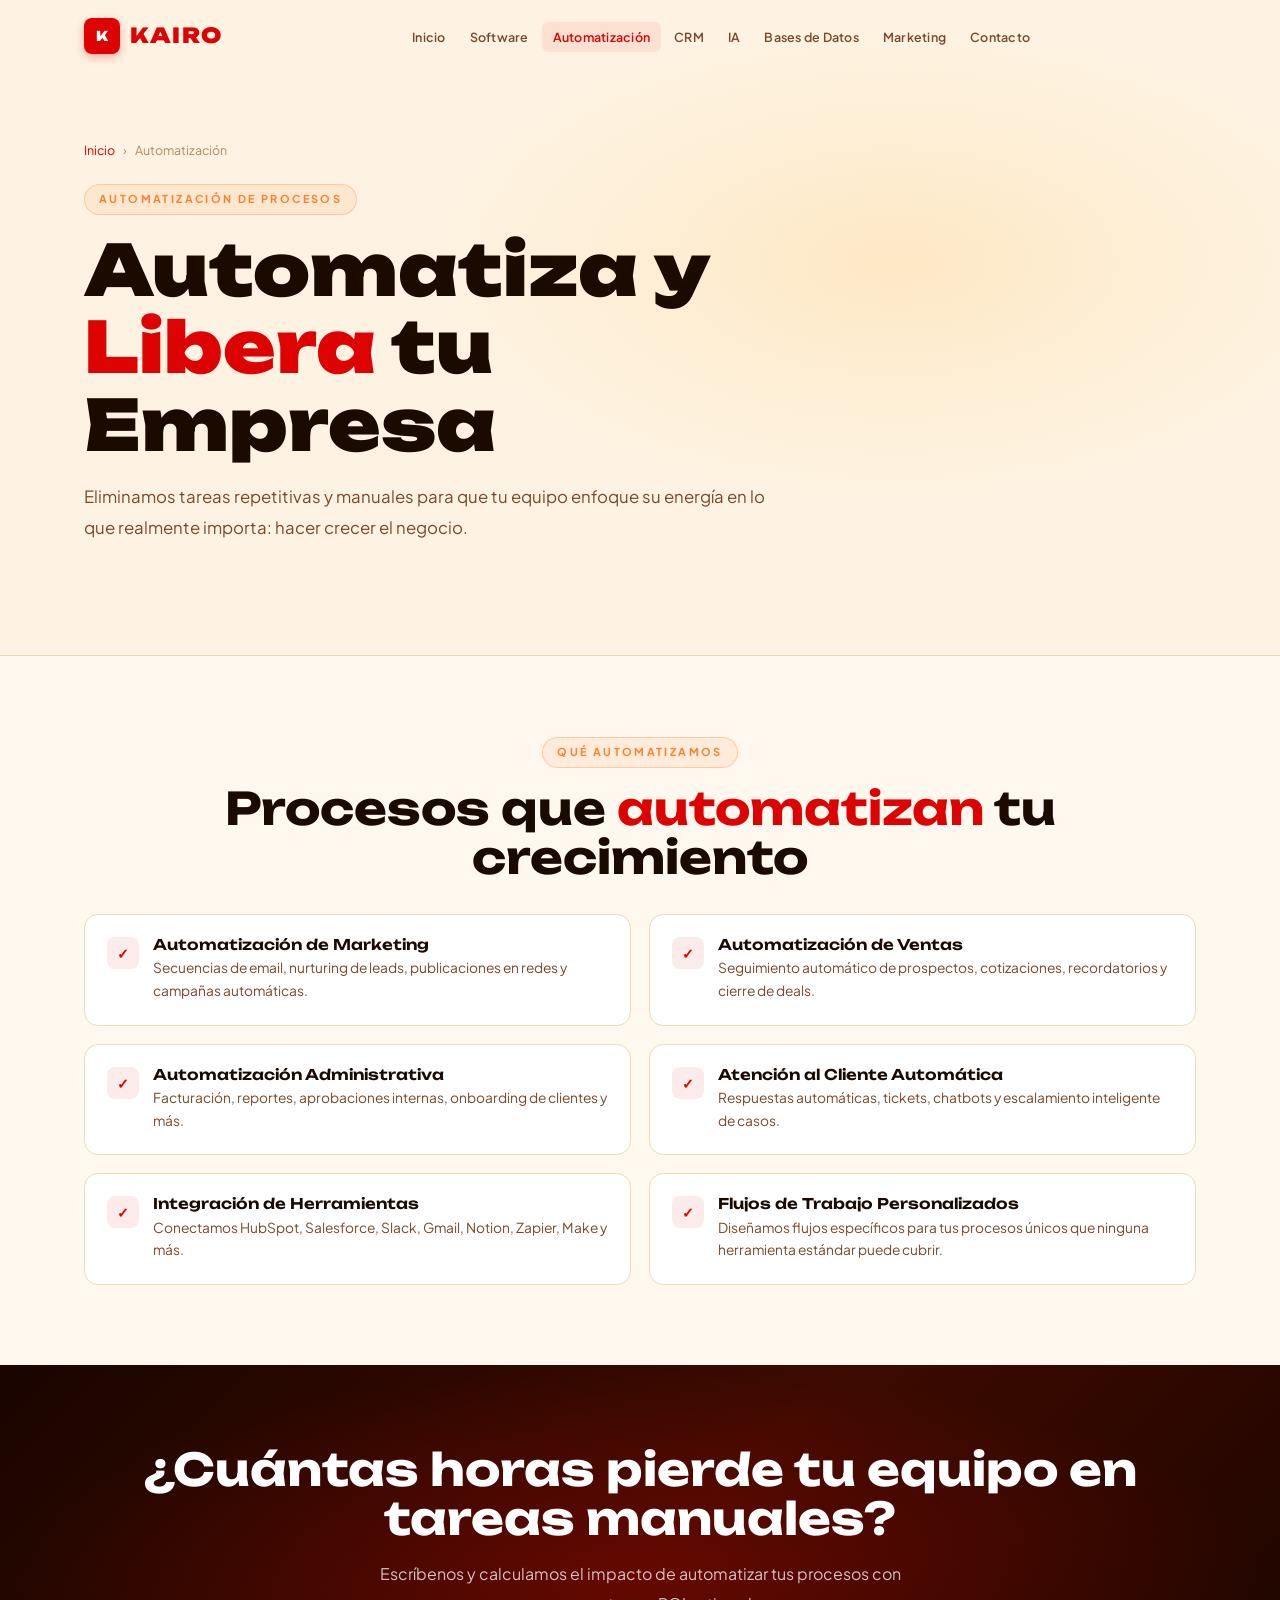
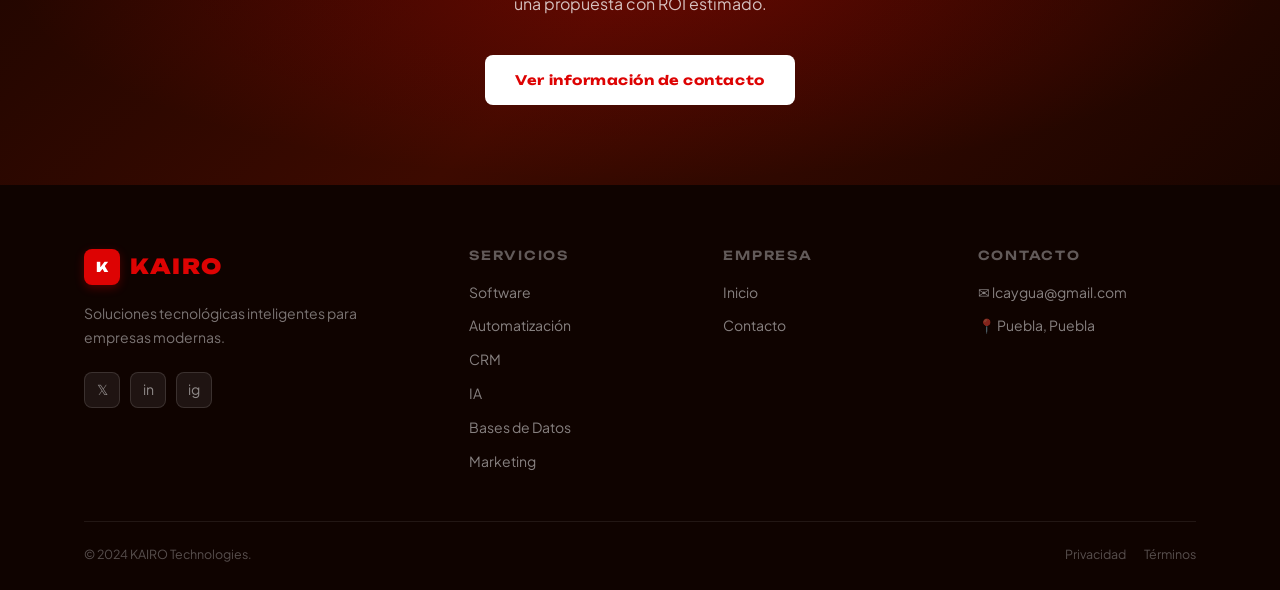
<file: paginas/automatizacion.html>
<!DOCTYPE html>
<html lang="es">
<head>
  <meta charset="UTF-8"/><meta name="viewport" content="width=device-width,initial-scale=1.0"/>
  <title>Automatización de Procesos — KAIRO</title>
  <link rel="stylesheet" href="/css/styles.css"/>
</head>
<body>
<nav class="navbar scrolled" id="navbar"><div class="nav-inner">
  <a href="../index.html" class="nav-logo"><div class="logo-mark">K</div><span class="logo-text">KAIRO</span></a>
  <ul class="nav-links" id="navLinks">
    <li><a href="../index.html"                  class="nav-link">Inicio</a></li>
    <li><a href="software.html"                  class="nav-link">Software</a></li>
    <li><a href="automatizacion.html"             class="nav-link active">Automatización</a></li>
    <li><a href="crm.html"                       class="nav-link">CRM</a></li>
    <li><a href="inteligencia-artificial.html"    class="nav-link">IA</a></li>
    <li><a href="bases-de-datos.html"             class="nav-link">Bases de Datos</a></li>
    <li><a href="marketing.html"                 class="nav-link">Marketing</a></li>
    <li><a href="contacto.html"                  class="nav-link">Contacto</a></li>
  </ul>
  <!-- CTA eliminado -->
  <button class="hamburger" id="hamburger"><span></span><span></span><span></span></button>
</div></nav>

<section class="page-hero"><div class="container"><div class="page-hero-inner">
  <div class="breadcrumb"><a href="../index.html">Inicio</a><span class="breadcrumb-sep">›</span><span>Automatización</span></div>
  <span class="sec-label">Automatización de Procesos</span>
  <h1>Automatiza y <span>Libera</span> tu Empresa</h1>
  <p>Eliminamos tareas repetitivas y manuales para que tu equipo enfoque su energía en lo que realmente importa: hacer crecer el negocio.</p>
  <!-- Botón CTA hacia formulario eliminado -->
</div></div></section>

<section class="page-content"><div class="container">
  <div class="section-head centered">
    <span class="sec-label">Qué automatizamos</span>
    <h2 class="sec-title">Procesos que <span class="text-red">automatizan</span> tu crecimiento</h2>
  </div>
  <div class="feature-grid">
    <div class="feature-item"><div class="feature-check">✓</div><div><h5>Automatización de Marketing</h5><p>Secuencias de email, nurturing de leads, publicaciones en redes y campañas automáticas.</p></div></div>
    <div class="feature-item"><div class="feature-check">✓</div><div><h5>Automatización de Ventas</h5><p>Seguimiento automático de prospectos, cotizaciones, recordatorios y cierre de deals.</p></div></div>
    <div class="feature-item"><div class="feature-check">✓</div><div><h5>Automatización Administrativa</h5><p>Facturación, reportes, aprobaciones internas, onboarding de clientes y más.</p></div></div>
    <div class="feature-item"><div class="feature-check">✓</div><div><h5>Atención al Cliente Automática</h5><p>Respuestas automáticas, tickets, chatbots y escalamiento inteligente de casos.</p></div></div>
    <div class="feature-item"><div class="feature-check">✓</div><div><h5>Integración de Herramientas</h5><p>Conectamos HubSpot, Salesforce, Slack, Gmail, Notion, Zapier, Make y más.</p></div></div>
    <div class="feature-item"><div class="feature-check">✓</div><div><h5>Flujos de Trabajo Personalizados</h5><p>Diseñamos flujos específicos para tus procesos únicos que ninguna herramienta estándar puede cubrir.</p></div></div>
  </div>
</div></section>

<section class="cta-band"><div class="container"><div class="cta-band-inner">
  <h2>¿Cuántas horas pierde tu equipo en tareas manuales?</h2>
  <p>Escríbenos y calculamos el impacto de automatizar tus procesos con una propuesta con ROI estimado.</p>
  <div class="cta-band-btns"><a href="contacto.html" class="btn-white btn">Ver información de contacto</a></div>
</div></div></section>

<footer class="footer"><div class="container">
  <div class="footer-grid">
    <div class="footer-brand"><a href="../index.html" class="nav-logo"><div class="logo-mark">K</div><span class="logo-text">KAIRO</span></a><p>Soluciones tecnológicas inteligentes para empresas modernas.</p><div class="footer-social"><a href="#">𝕏</a><a href="#">in</a><a href="#">ig</a></div></div>
    <div class="footer-col"><h5>Servicios</h5><ul><li><a href="software.html">Software</a></li><li><a href="automatizacion.html">Automatización</a></li><li><a href="crm.html">CRM</a></li><li><a href="inteligencia-artificial.html">IA</a></li><li><a href="bases-de-datos.html">Bases de Datos</a></li><li><a href="marketing.html">Marketing</a></li></ul></div>
    <div class="footer-col"><h5>Empresa</h5><ul><li><a href="../index.html">Inicio</a></li><li><a href="contacto.html">Contacto</a></li></ul></div>
    <div class="footer-col"><h5>Contacto</h5><ul><li>✉ lcaygua@gmail.com</li><li>📍 Puebla, Puebla</li></ul></div>
  </div>
  <div class="footer-bottom"><span>© 2024 KAIRO Technologies.</span><div class="footer-legal"><a href="#">Privacidad</a><a href="#">Términos</a></div></div>
</div></footer>
<script src="/js/script.js"></script>
</body></html>
</file>
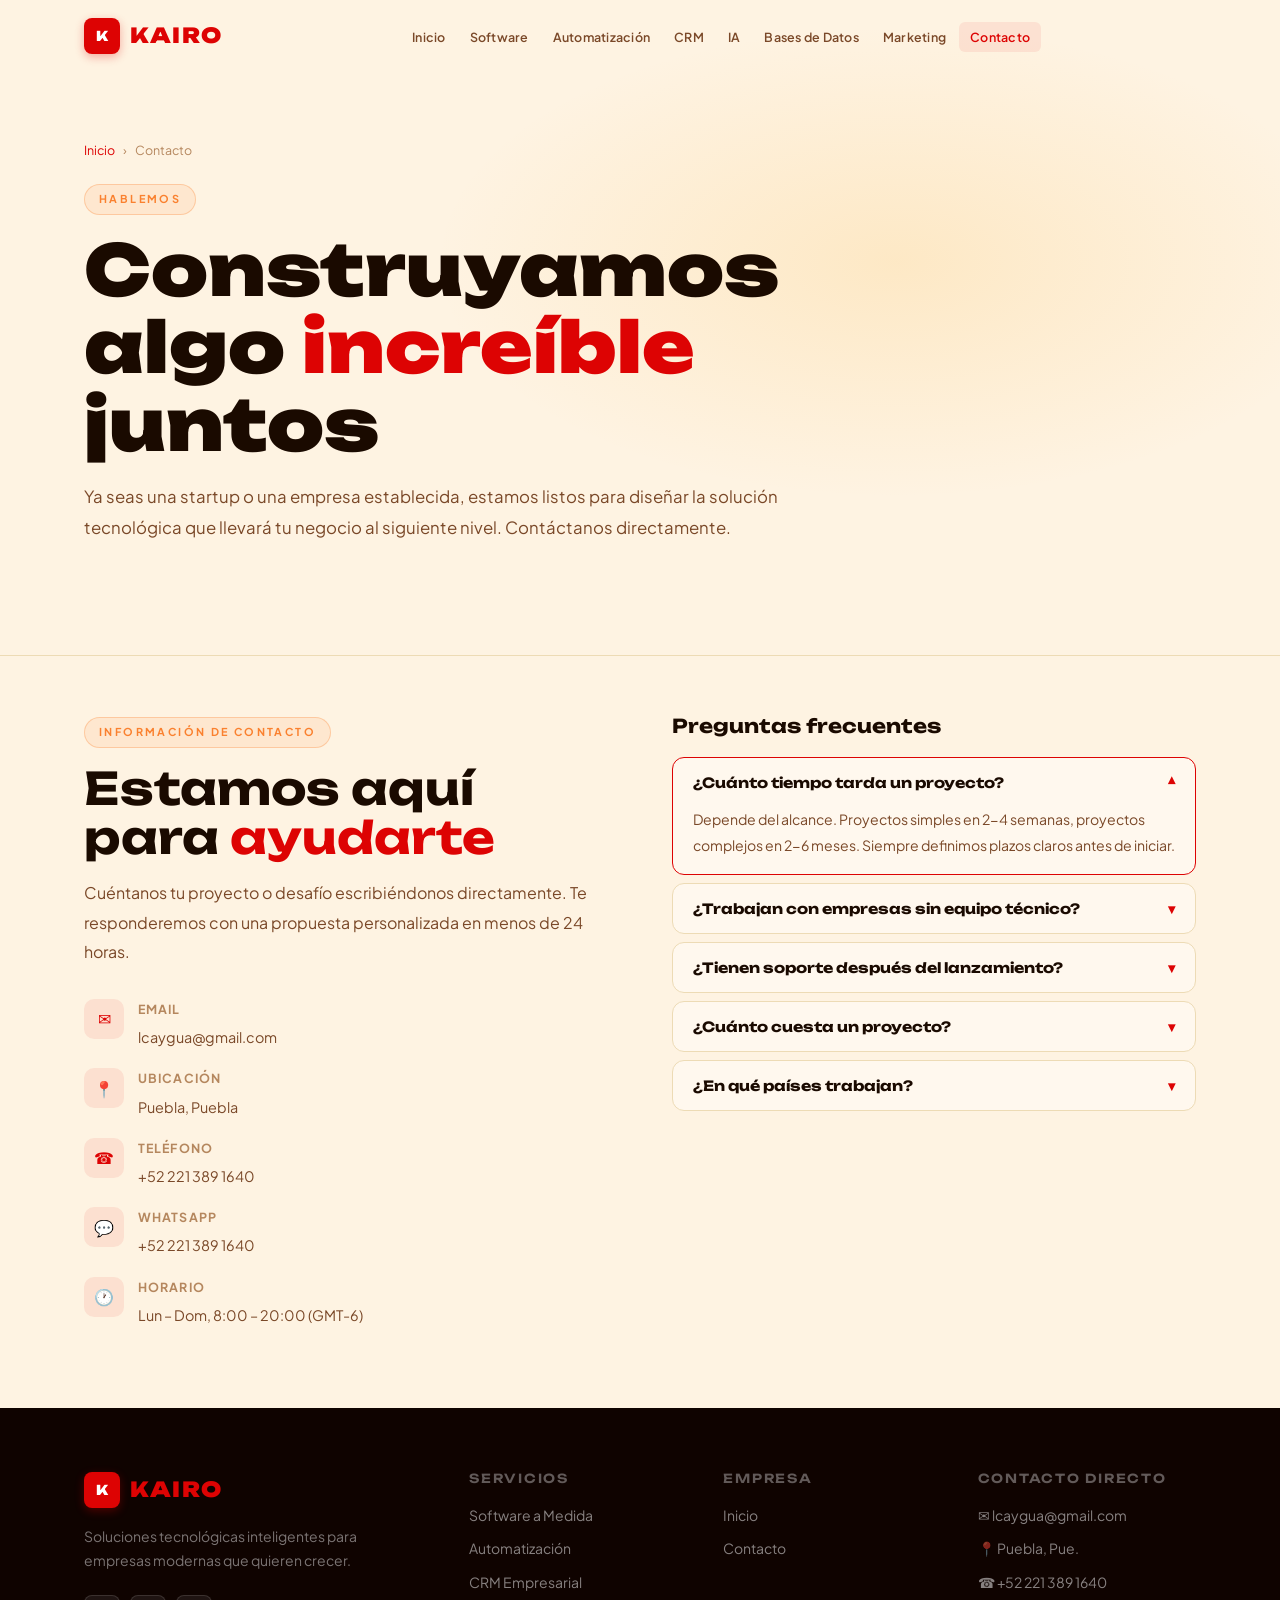
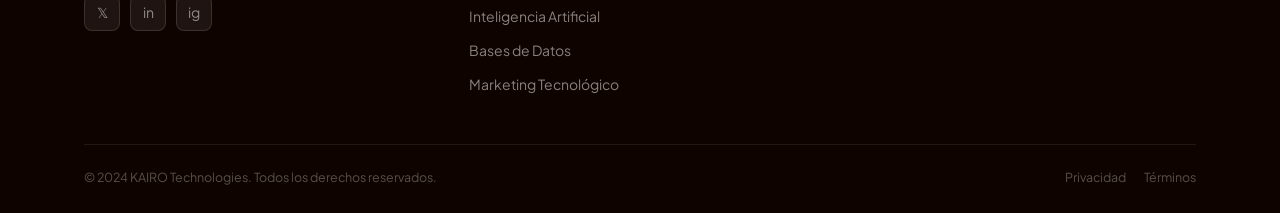
<file: paginas/contacto.html>
<!DOCTYPE html>
<html lang="es">
<head>
  <meta charset="UTF-8"/>
  <meta name="viewport" content="width=device-width,initial-scale=1.0"/>
  <title>Contacto — KAIRO</title>
  <link rel="stylesheet" href="/css/styles.css"/>
  <style>
    /* FAQ */
    .faq-list { display:flex; flex-direction:column; gap:8px; }
    .faq-item { background:var(--surface); border:1.5px solid var(--cream-dkr); border-radius:12px; overflow:hidden; }
    .faq-item.open { border-color:var(--red); }
    .faq-q { width:100%; display:flex; justify-content:space-between; align-items:center; padding:16px 20px; font-family:var(--font-h); font-size:.88rem; font-weight:700; color:var(--txt-base); text-align:left; transition:color .2s; }
    .faq-q:hover { color:var(--red); }
    .faq-arrow { color:var(--red); transition:transform .3s; }
    .faq-item.open .faq-arrow { transform:rotate(180deg); }
    .faq-a { display:none; padding:0 20px 16px; }
    .faq-a p { color:var(--txt-soft); font-size:.88rem; line-height:1.8; }

    /* Contact info centrada cuando ocupa todo el ancho */
    .contact-only-grid {
      display: grid;
      grid-template-columns: 1fr 1fr;
      gap: 64px;
      align-items: start;
    }
    @media (max-width: 768px) {
      .contact-only-grid { grid-template-columns: 1fr; gap: 40px; }
    }
  </style>
</head>
<body>

<!-- NAVBAR -->
<nav class="navbar scrolled" id="navbar">
  <div class="nav-inner">
    <a href="../index.html" class="nav-logo">
      <div class="logo-mark">K</div>
      <span class="logo-text">KAIRO</span>
    </a>
    <ul class="nav-links" id="navLinks">
      <li><a href="../index.html"                  class="nav-link">Inicio</a></li>
      <li><a href="software.html"                  class="nav-link">Software</a></li>
      <li><a href="automatizacion.html"             class="nav-link">Automatización</a></li>
      <li><a href="crm.html"                       class="nav-link">CRM</a></li>
      <li><a href="inteligencia-artificial.html"    class="nav-link">IA</a></li>
      <li><a href="bases-de-datos.html"             class="nav-link">Bases de Datos</a></li>
      <li><a href="marketing.html"                 class="nav-link">Marketing</a></li>
      <li><a href="contacto.html"                  class="nav-link active">Contacto</a></li>
    </ul>
    <!-- CTA eliminado: ya no hay formulario -->
    <button class="hamburger" id="hamburger"><span></span><span></span><span></span></button>
  </div>
</nav>

<!-- HERO CONTACTO -->
<section class="page-hero">
  <div class="container">
    <div class="page-hero-inner">
      <div class="breadcrumb">
        <a href="../index.html">Inicio</a>
        <span class="breadcrumb-sep">›</span>
        <span>Contacto</span>
      </div>
      <span class="sec-label">Hablemos</span>
      <h1>Construyamos algo <span>increíble</span> juntos</h1>
      <p>Ya seas una startup o una empresa establecida, estamos listos para diseñar la solución tecnológica que llevará tu negocio al siguiente nivel. Contáctanos directamente.</p>
    </div>
  </div>
</section>

<!-- CONTACTO — Solo información, sin formulario -->
<section class="contact-sec" style="padding-top:60px; padding-bottom:80px;">
  <div class="container">
    <div class="contact-only-grid">

      <!-- INFO -->
      <div class="contact-info">
        <span class="sec-label">Información de Contacto</span>
        <h2>Estamos aquí para <span class="text-red">ayudarte</span></h2>
        <p>Cuéntanos tu proyecto o desafío escribiéndonos directamente. Te responderemos con una propuesta personalizada en menos de 24 horas.</p>

        <div class="cinfo-items">
          <div class="cinfo-row">
            <div class="cinfo-icon">✉</div>
            <div><strong>Email</strong><span>lcaygua@gmail.com</span></div>
          </div>
          <div class="cinfo-row">
            <div class="cinfo-icon">📍</div>
            <div><strong>Ubicación</strong><span>Puebla, Puebla</span></div>
          </div>
          <div class="cinfo-row">
            <div class="cinfo-icon">☎</div>
            <div><strong>Teléfono</strong><span>+52 221 389 1640</span></div>
          </div>
          <div class="cinfo-row">
            <div class="cinfo-icon">💬</div>
            <div><strong>WhatsApp</strong><span>+52 221 389 1640</span></div>
          </div>
          <div class="cinfo-row">
            <div class="cinfo-icon">🕐</div>
            <div><strong>Horario</strong><span>Lun – Dom, 8:00 – 20:00 (GMT-6)</span></div>
          </div>
        </div>
      </div>

      <!-- FAQ -->
      <div>
        <h3 style="margin-bottom:20px; font-size:1.2rem;">Preguntas frecuentes</h3>
        <div class="faq-list">
          <div class="faq-item">
            <button class="faq-q" onclick="toggleFaq(this)">¿Cuánto tiempo tarda un proyecto? <span class="faq-arrow">▾</span></button>
            <div class="faq-a"><p>Depende del alcance. Proyectos simples en 2-4 semanas, proyectos complejos en 2-6 meses. Siempre definimos plazos claros antes de iniciar.</p></div>
          </div>
          <div class="faq-item">
            <button class="faq-q" onclick="toggleFaq(this)">¿Trabajan con empresas sin equipo técnico? <span class="faq-arrow">▾</span></button>
            <div class="faq-a"><p>Sí, es nuestro perfil ideal. KAIRO actúa como tu equipo tecnológico externo desde la estrategia hasta el soporte.</p></div>
          </div>
          <div class="faq-item">
            <button class="faq-q" onclick="toggleFaq(this)">¿Tienen soporte después del lanzamiento? <span class="faq-arrow">▾</span></button>
            <div class="faq-a"><p>Sí. Ofrecemos planes de mantenimiento y soporte continuo para mantener todo funcionando perfectamente.</p></div>
          </div>
          <div class="faq-item">
            <button class="faq-q" onclick="toggleFaq(this)">¿Cuánto cuesta un proyecto? <span class="faq-arrow">▾</span></button>
            <div class="faq-a"><p>Cada proyecto es único. Escríbenos describiendo tu necesidad y te enviamos una propuesta detallada sin costo ni compromiso.</p></div>
          </div>
          <div class="faq-item">
            <button class="faq-q" onclick="toggleFaq(this)">¿En qué países trabajan? <span class="faq-arrow">▾</span></button>
            <div class="faq-a"><p>Trabajamos de forma remota con empresas en toda Latinoamérica y España. No hay barreras geográficas.</p></div>
          </div>
        </div>
      </div>

    </div>
  </div>
</section>

<!-- FOOTER -->
<footer class="footer">
  <div class="container">
    <div class="footer-grid">
      <div class="footer-brand">
        <a href="../index.html" class="nav-logo">
          <div class="logo-mark">K</div>
          <span class="logo-text">KAIRO</span>
        </a>
        <p>Soluciones tecnológicas inteligentes para empresas modernas que quieren crecer.</p>
        <div class="footer-social">
          <a href="#">𝕏</a><a href="#">in</a><a href="#">ig</a>
        </div>
      </div>
      <div class="footer-col">
        <h5>Servicios</h5>
        <ul>
          <li><a href="software.html">Software a Medida</a></li>
          <li><a href="automatizacion.html">Automatización</a></li>
          <li><a href="crm.html">CRM Empresarial</a></li>
          <li><a href="inteligencia-artificial.html">Inteligencia Artificial</a></li>
          <li><a href="bases-de-datos.html">Bases de Datos</a></li>
          <li><a href="marketing.html">Marketing Tecnológico</a></li>
        </ul>
      </div>
      <div class="footer-col">
        <h5>Empresa</h5>
        <ul>
          <li><a href="../index.html">Inicio</a></li>
          <li><a href="contacto.html">Contacto</a></li>
        </ul>
      </div>
      <div class="footer-col">
        <h5>Contacto directo</h5>
        <ul>
          <li>✉ lcaygua@gmail.com</li>
          <li>📍 Puebla, Pue.</li>
          <li>☎ +52 221 389 1640</li>
        </ul>
      </div>
    </div>
    <div class="footer-bottom">
      <span>© 2024 KAIRO Technologies. Todos los derechos reservados.</span>
      <div class="footer-legal">
        <a href="#">Privacidad</a>
        <a href="#">Términos</a>
      </div>
    </div>
  </div>
</footer>

<script src="/js/script.js"></script>
<script>
  function toggleFaq(btn) {
    const item = btn.closest('.faq-item');
    const answer = item.querySelector('.faq-a');
    const isOpen = item.classList.contains('open');
    // Cerrar todos
    document.querySelectorAll('.faq-item').forEach(i => {
      i.classList.remove('open');
      i.querySelector('.faq-a').style.display = 'none';
    });
    // Abrir el clickeado si estaba cerrado
    if (!isOpen) {
      item.classList.add('open');
      answer.style.display = 'block';
    }
  }
</script>
</body>
</html>
</file>
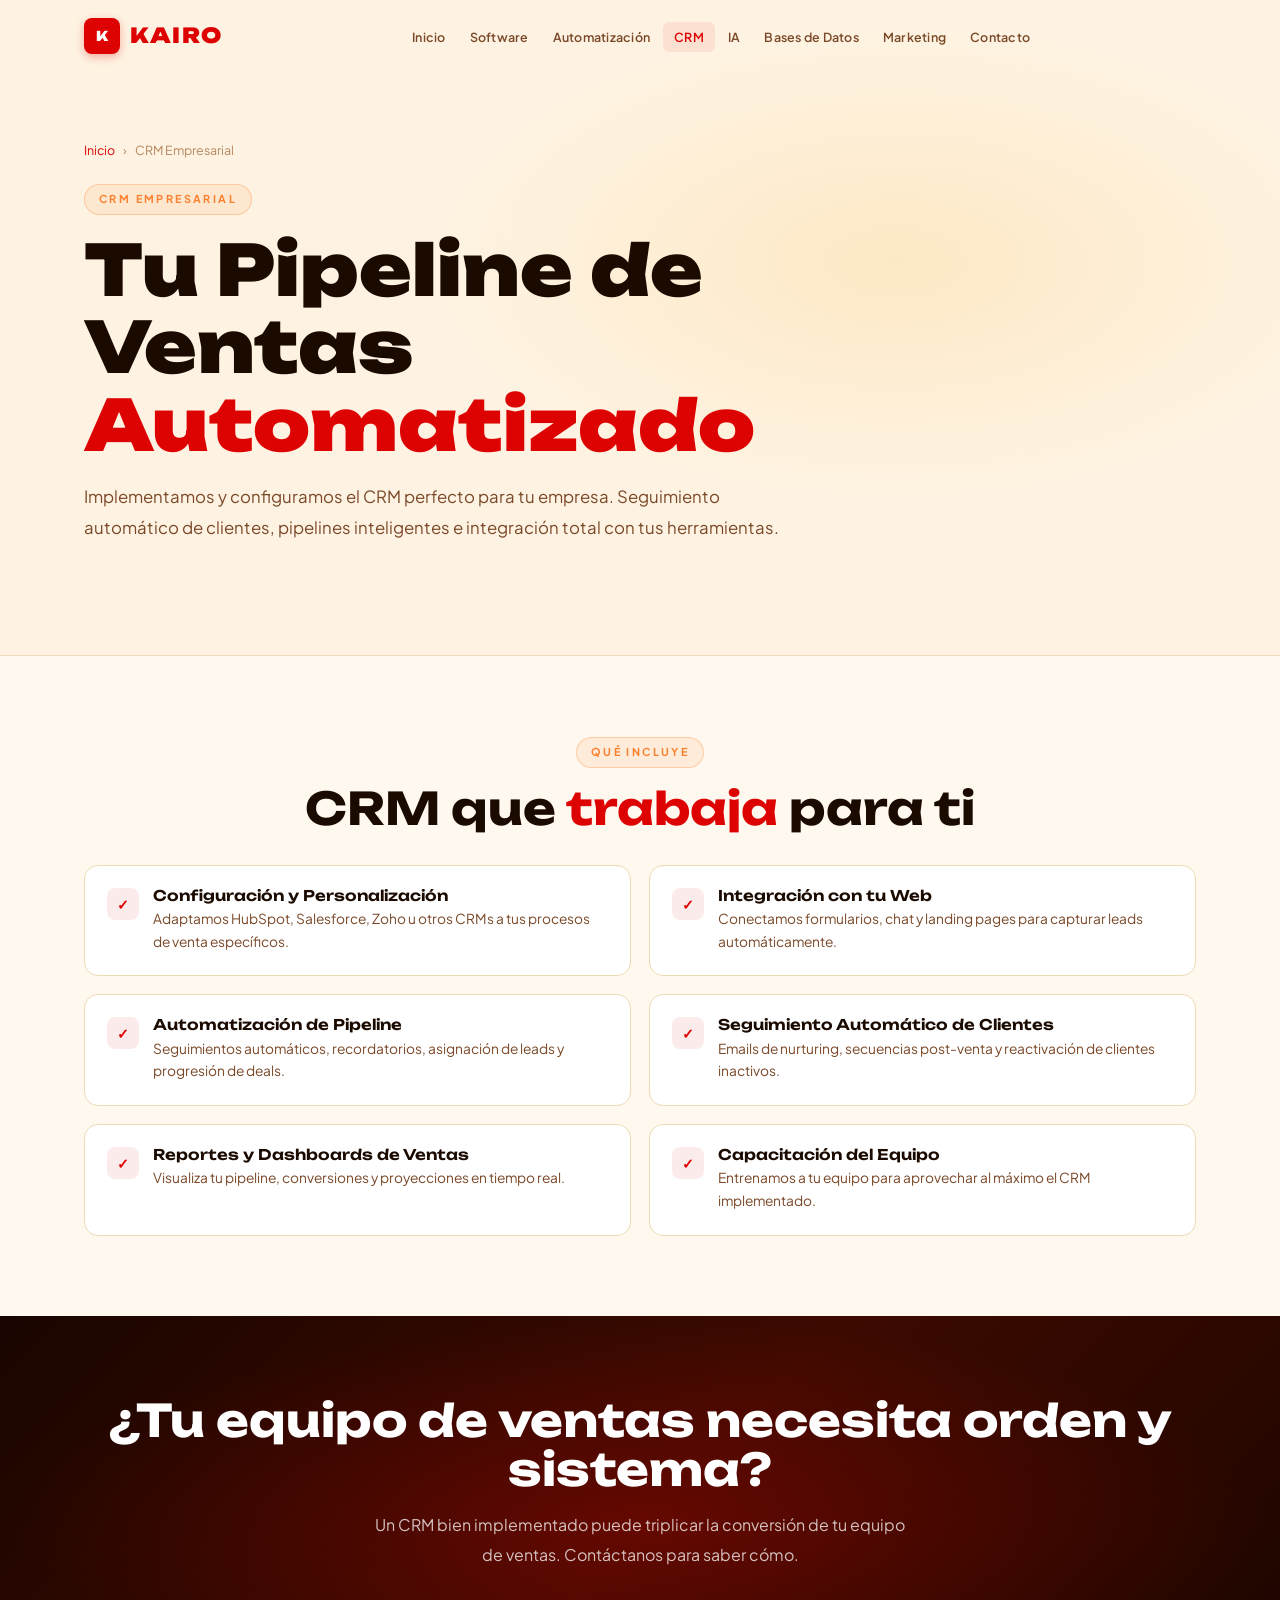
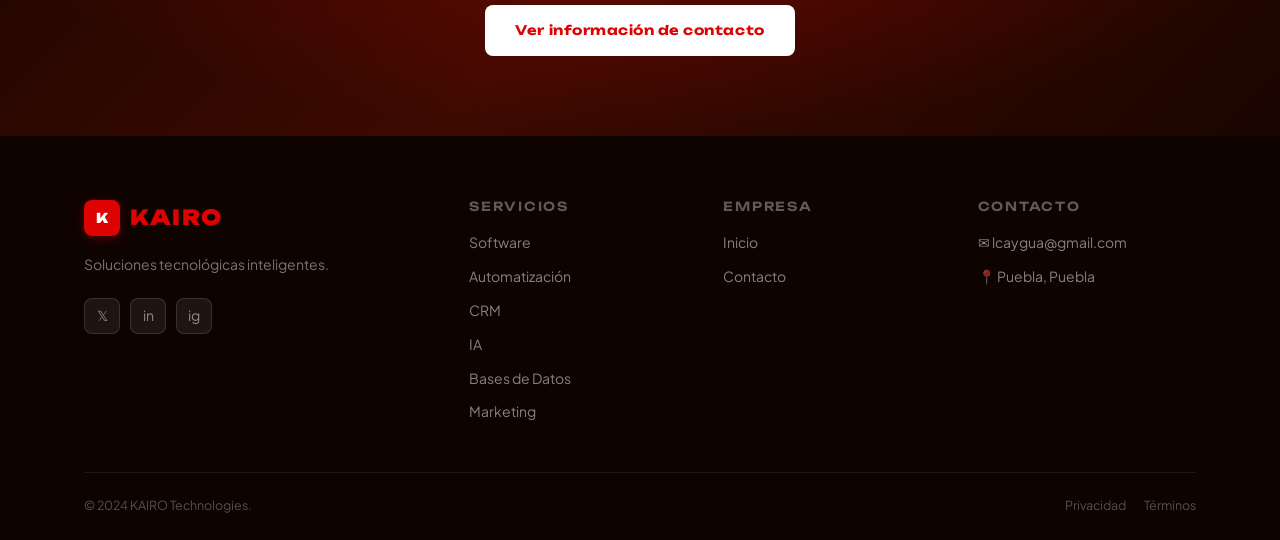
<file: paginas/crm.html>
<!DOCTYPE html>
<html lang="es">
<head>
  <meta charset="UTF-8"/><meta name="viewport" content="width=device-width,initial-scale=1.0"/>
  <title>CRM Empresarial — KAIRO</title>
  <link rel="stylesheet" href="/css/styles.css"/>
</head>
<body>
<nav class="navbar scrolled" id="navbar"><div class="nav-inner">
  <a href="../index.html" class="nav-logo"><div class="logo-mark">K</div><span class="logo-text">KAIRO</span></a>
  <ul class="nav-links" id="navLinks">
    <li><a href="../index.html"                  class="nav-link">Inicio</a></li>
    <li><a href="software.html"                  class="nav-link">Software</a></li>
    <li><a href="automatizacion.html"             class="nav-link">Automatización</a></li>
    <li><a href="crm.html"                       class="nav-link active">CRM</a></li>
    <li><a href="inteligencia-artificial.html"    class="nav-link">IA</a></li>
    <li><a href="bases-de-datos.html"             class="nav-link">Bases de Datos</a></li>
    <li><a href="marketing.html"                 class="nav-link">Marketing</a></li>
    <li><a href="contacto.html"                  class="nav-link">Contacto</a></li>
  </ul>
  <!-- CTA eliminado -->
  <button class="hamburger" id="hamburger"><span></span><span></span><span></span></button>
</div></nav>

<section class="page-hero"><div class="container"><div class="page-hero-inner">
  <div class="breadcrumb"><a href="../index.html">Inicio</a><span class="breadcrumb-sep">›</span><span>CRM Empresarial</span></div>
  <span class="sec-label">CRM Empresarial</span>
  <h1>Tu Pipeline de Ventas <span>Automatizado</span></h1>
  <p>Implementamos y configuramos el CRM perfecto para tu empresa. Seguimiento automático de clientes, pipelines inteligentes e integración total con tus herramientas.</p>
  <!-- Botón CTA hacia formulario eliminado -->
</div></div></section>

<section class="page-content"><div class="container">
  <div class="section-head centered">
    <span class="sec-label">Qué incluye</span>
    <h2 class="sec-title">CRM que <span class="text-red">trabaja</span> para ti</h2>
  </div>
  <div class="feature-grid">
    <div class="feature-item"><div class="feature-check">✓</div><div><h5>Configuración y Personalización</h5><p>Adaptamos HubSpot, Salesforce, Zoho u otros CRMs a tus procesos de venta específicos.</p></div></div>
    <div class="feature-item"><div class="feature-check">✓</div><div><h5>Integración con tu Web</h5><p>Conectamos formularios, chat y landing pages para capturar leads automáticamente.</p></div></div>
    <div class="feature-item"><div class="feature-check">✓</div><div><h5>Automatización de Pipeline</h5><p>Seguimientos automáticos, recordatorios, asignación de leads y progresión de deals.</p></div></div>
    <div class="feature-item"><div class="feature-check">✓</div><div><h5>Seguimiento Automático de Clientes</h5><p>Emails de nurturing, secuencias post-venta y reactivación de clientes inactivos.</p></div></div>
    <div class="feature-item"><div class="feature-check">✓</div><div><h5>Reportes y Dashboards de Ventas</h5><p>Visualiza tu pipeline, conversiones y proyecciones en tiempo real.</p></div></div>
    <div class="feature-item"><div class="feature-check">✓</div><div><h5>Capacitación del Equipo</h5><p>Entrenamos a tu equipo para aprovechar al máximo el CRM implementado.</p></div></div>
  </div>
</div></section>

<section class="cta-band"><div class="container"><div class="cta-band-inner">
  <h2>¿Tu equipo de ventas necesita orden y sistema?</h2>
  <p>Un CRM bien implementado puede triplicar la conversión de tu equipo de ventas. Contáctanos para saber cómo.</p>
  <div class="cta-band-btns"><a href="contacto.html" class="btn-white btn">Ver información de contacto</a></div>
</div></div></section>

<footer class="footer"><div class="container">
  <div class="footer-grid">
    <div class="footer-brand"><a href="../index.html" class="nav-logo"><div class="logo-mark">K</div><span class="logo-text">KAIRO</span></a><p>Soluciones tecnológicas inteligentes.</p><div class="footer-social"><a href="#">𝕏</a><a href="#">in</a><a href="#">ig</a></div></div>
    <div class="footer-col"><h5>Servicios</h5><ul><li><a href="software.html">Software</a></li><li><a href="automatizacion.html">Automatización</a></li><li><a href="crm.html">CRM</a></li><li><a href="inteligencia-artificial.html">IA</a></li><li><a href="bases-de-datos.html">Bases de Datos</a></li><li><a href="marketing.html">Marketing</a></li></ul></div>
    <div class="footer-col"><h5>Empresa</h5><ul><li><a href="../index.html">Inicio</a></li><li><a href="contacto.html">Contacto</a></li></ul></div>
    <div class="footer-col"><h5>Contacto</h5><ul><li>✉ lcaygua@gmail.com</li><li>📍 Puebla, Puebla</li></ul></div>
  </div>
  <div class="footer-bottom"><span>© 2024 KAIRO Technologies.</span><div class="footer-legal"><a href="#">Privacidad</a><a href="#">Términos</a></div></div>
</div></footer>
<script src="/js/script.js"></script>
</body></html>
</file>
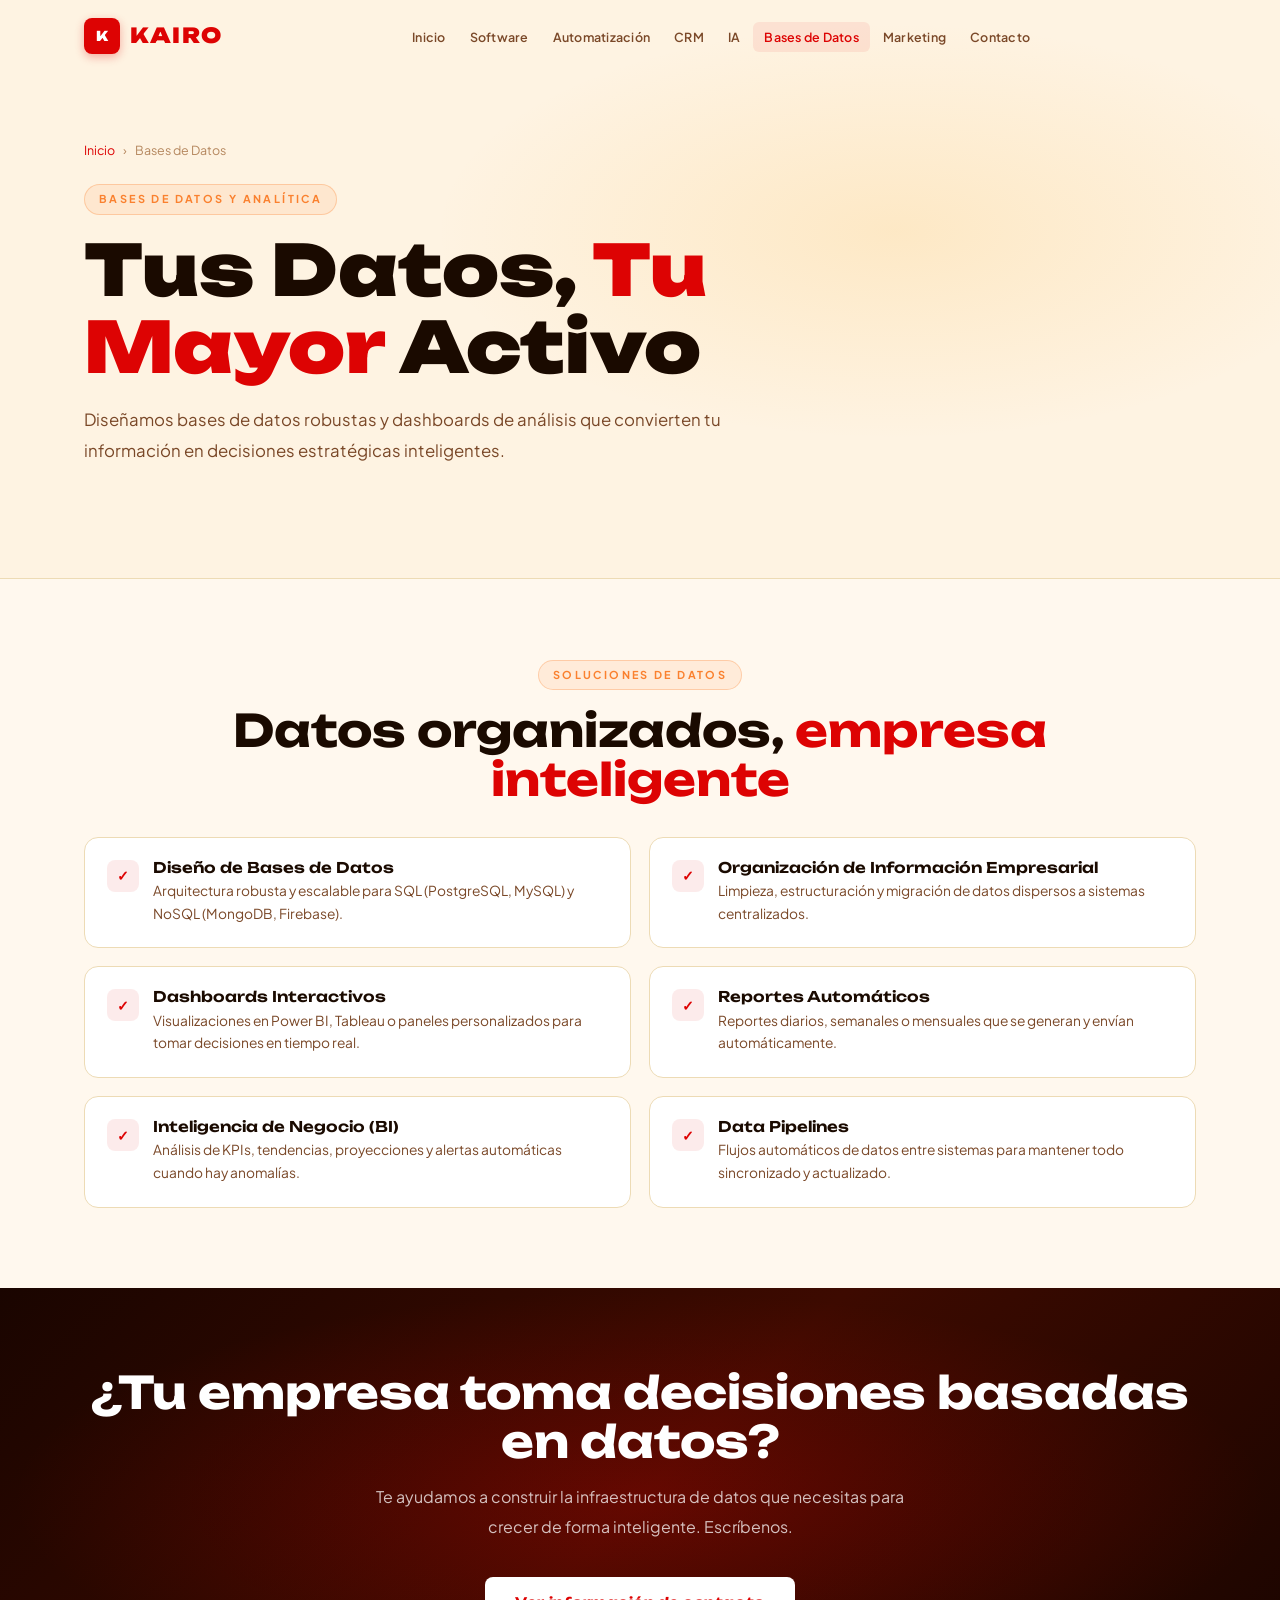
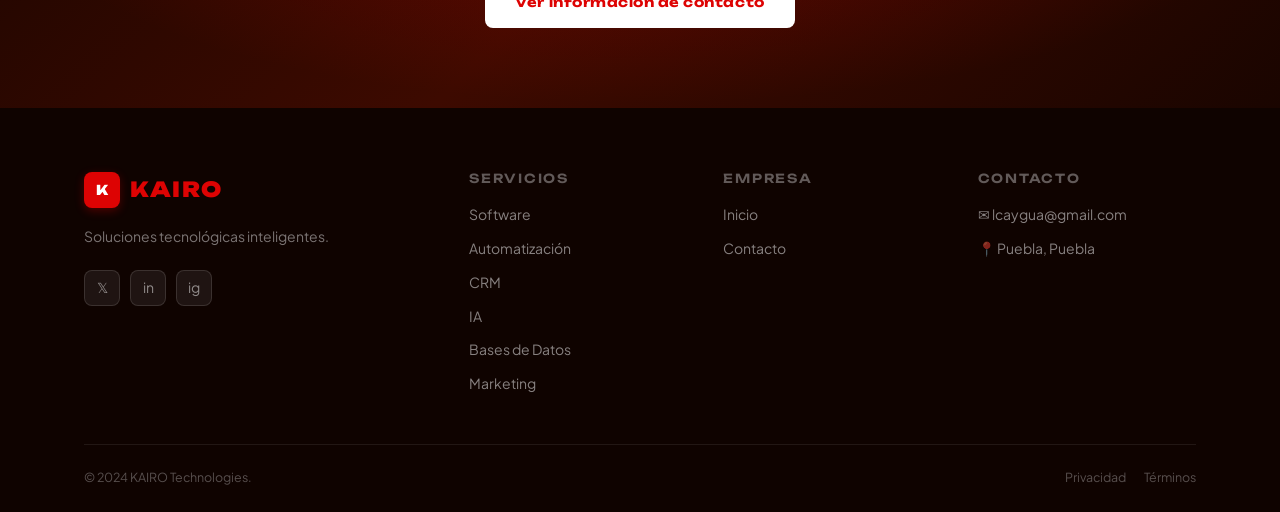
<file: paginas/inteligencia-artificial.html>
<!DOCTYPE html>
<html lang="es">
<head>
  <meta charset="UTF-8"/><meta name="viewport" content="width=device-width,initial-scale=1.0"/>
  <title>Bases de Datos y Analítica — KAIRO</title>
  <link rel="stylesheet" href="/css/styles.css"/>
</head>
<body>
<nav class="navbar scrolled" id="navbar"><div class="nav-inner">
  <a href="../index.html" class="nav-logo"><div class="logo-mark">K</div><span class="logo-text">KAIRO</span></a>
  <ul class="nav-links" id="navLinks">
    <li><a href="../index.html"                  class="nav-link">Inicio</a></li>
    <li><a href="software.html"                  class="nav-link">Software</a></li>
    <li><a href="automatizacion.html"             class="nav-link">Automatización</a></li>
    <li><a href="crm.html"                       class="nav-link">CRM</a></li>
    <li><a href="inteligencia-artificial.html"    class="nav-link">IA</a></li>
    <li><a href="bases-de-datos.html"             class="nav-link active">Bases de Datos</a></li>
    <li><a href="marketing.html"                 class="nav-link">Marketing</a></li>
    <li><a href="contacto.html"                  class="nav-link">Contacto</a></li>
  </ul>
  <!-- CTA eliminado -->
  <button class="hamburger" id="hamburger"><span></span><span></span><span></span></button>
</div></nav>

<section class="page-hero"><div class="container"><div class="page-hero-inner">
  <div class="breadcrumb"><a href="../index.html">Inicio</a><span class="breadcrumb-sep">›</span><span>Bases de Datos</span></div>
  <span class="sec-label">Bases de Datos y Analítica</span>
  <h1>Tus Datos, <span>Tu Mayor</span> Activo</h1>
  <p>Diseñamos bases de datos robustas y dashboards de análisis que convierten tu información en decisiones estratégicas inteligentes.</p>
  <!-- Botón CTA hacia formulario eliminado -->
</div></div></section>

<section class="page-content"><div class="container">
  <div class="section-head centered">
    <span class="sec-label">Soluciones de datos</span>
    <h2 class="sec-title">Datos organizados, <span class="text-red">empresa inteligente</span></h2>
  </div>
  <div class="feature-grid">
    <div class="feature-item"><div class="feature-check">✓</div><div><h5>Diseño de Bases de Datos</h5><p>Arquitectura robusta y escalable para SQL (PostgreSQL, MySQL) y NoSQL (MongoDB, Firebase).</p></div></div>
    <div class="feature-item"><div class="feature-check">✓</div><div><h5>Organización de Información Empresarial</h5><p>Limpieza, estructuración y migración de datos dispersos a sistemas centralizados.</p></div></div>
    <div class="feature-item"><div class="feature-check">✓</div><div><h5>Dashboards Interactivos</h5><p>Visualizaciones en Power BI, Tableau o paneles personalizados para tomar decisiones en tiempo real.</p></div></div>
    <div class="feature-item"><div class="feature-check">✓</div><div><h5>Reportes Automáticos</h5><p>Reportes diarios, semanales o mensuales que se generan y envían automáticamente.</p></div></div>
    <div class="feature-item"><div class="feature-check">✓</div><div><h5>Inteligencia de Negocio (BI)</h5><p>Análisis de KPIs, tendencias, proyecciones y alertas automáticas cuando hay anomalías.</p></div></div>
    <div class="feature-item"><div class="feature-check">✓</div><div><h5>Data Pipelines</h5><p>Flujos automáticos de datos entre sistemas para mantener todo sincronizado y actualizado.</p></div></div>
  </div>
</div></section>

<section class="cta-band"><div class="container"><div class="cta-band-inner">
  <h2>¿Tu empresa toma decisiones basadas en datos?</h2>
  <p>Te ayudamos a construir la infraestructura de datos que necesitas para crecer de forma inteligente. Escríbenos.</p>
  <div class="cta-band-btns"><a href="contacto.html" class="btn-white btn">Ver información de contacto</a></div>
</div></div></section>

<footer class="footer"><div class="container">
  <div class="footer-grid">
    <div class="footer-brand"><a href="../index.html" class="nav-logo"><div class="logo-mark">K</div><span class="logo-text">KAIRO</span></a><p>Soluciones tecnológicas inteligentes.</p><div class="footer-social"><a href="#">𝕏</a><a href="#">in</a><a href="#">ig</a></div></div>
    <div class="footer-col"><h5>Servicios</h5><ul><li><a href="software.html">Software</a></li><li><a href="automatizacion.html">Automatización</a></li><li><a href="crm.html">CRM</a></li><li><a href="inteligencia-artificial.html">IA</a></li><li><a href="bases-de-datos.html">Bases de Datos</a></li><li><a href="marketing.html">Marketing</a></li></ul></div>
    <div class="footer-col"><h5>Empresa</h5><ul><li><a href="../index.html">Inicio</a></li><li><a href="contacto.html">Contacto</a></li></ul></div>
    <div class="footer-col"><h5>Contacto</h5><ul><li>✉ lcaygua@gmail.com</li><li>📍 Puebla, Puebla</li></ul></div>
  </div>
  <div class="footer-bottom"><span>© 2024 KAIRO Technologies.</span><div class="footer-legal"><a href="#">Privacidad</a><a href="#">Términos</a></div></div>
</div></footer>
<script src="/js/script.js"></script>
</body></html>
</file>
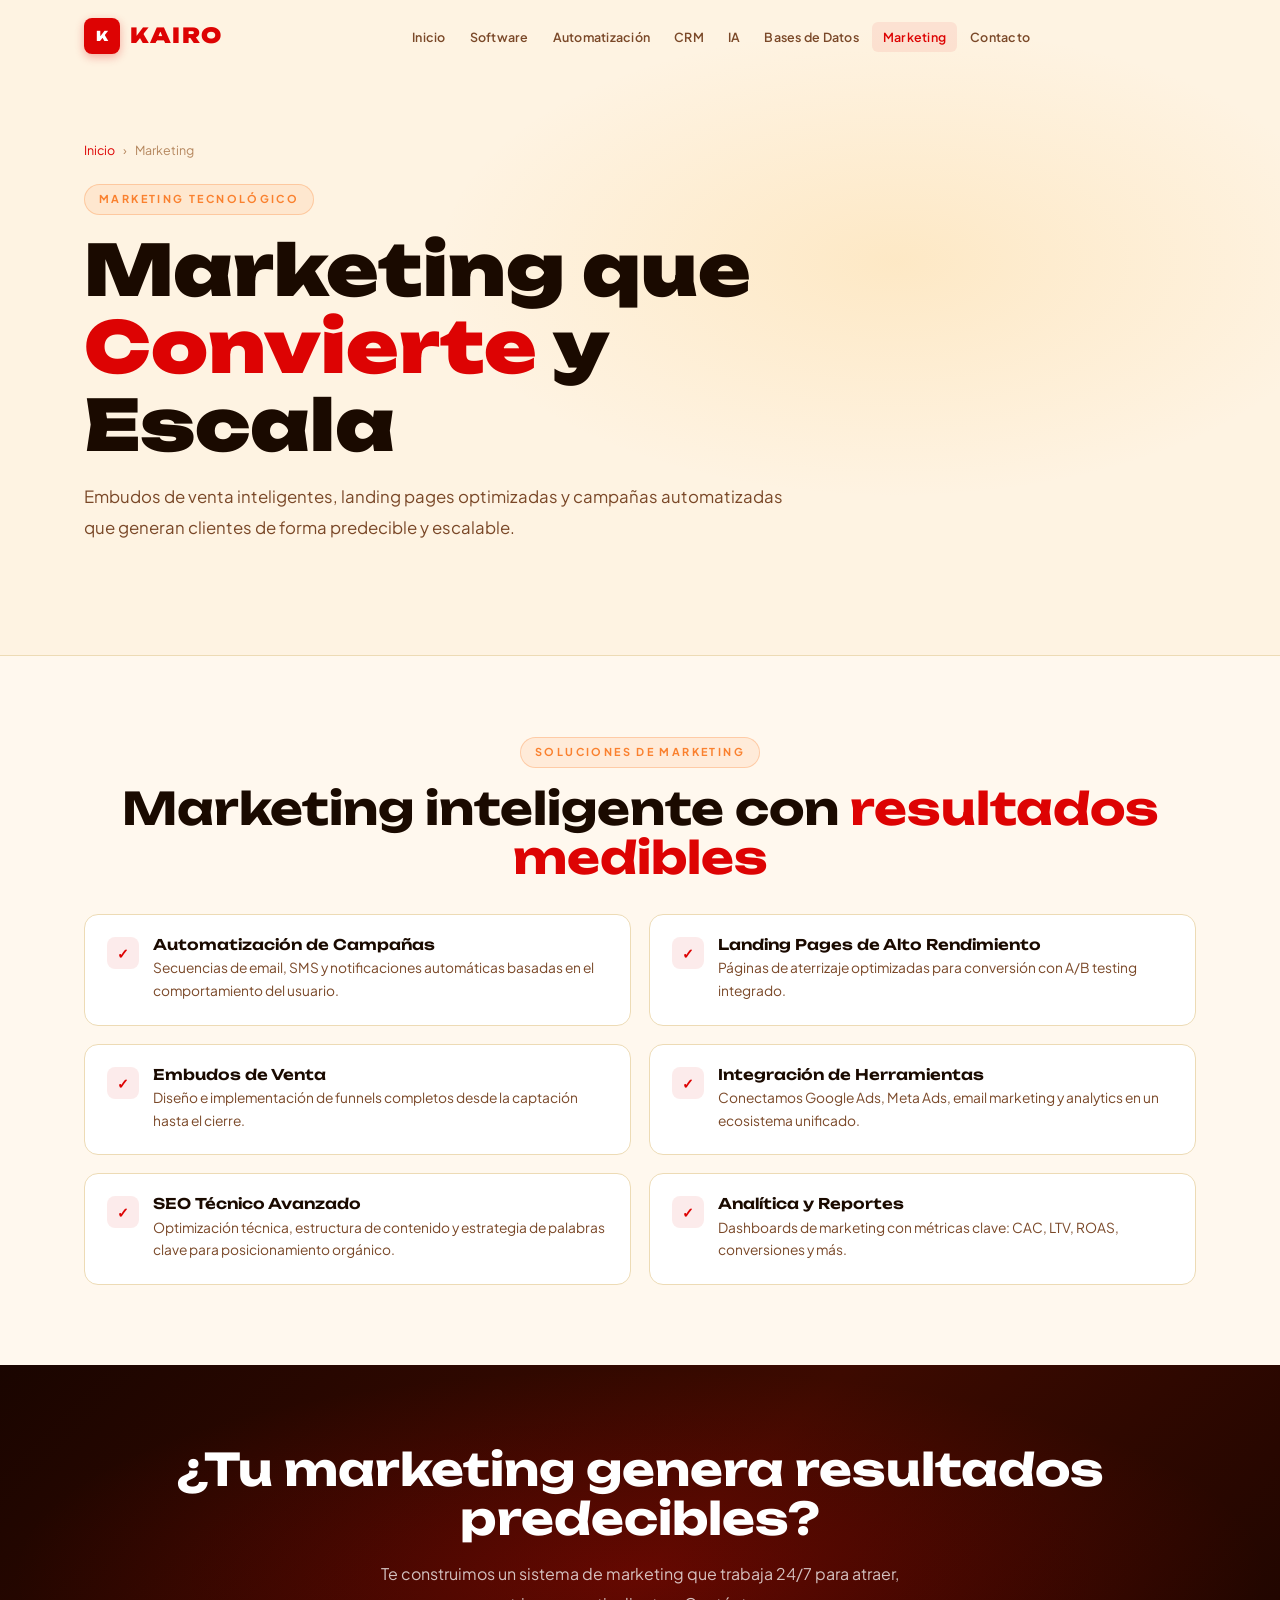
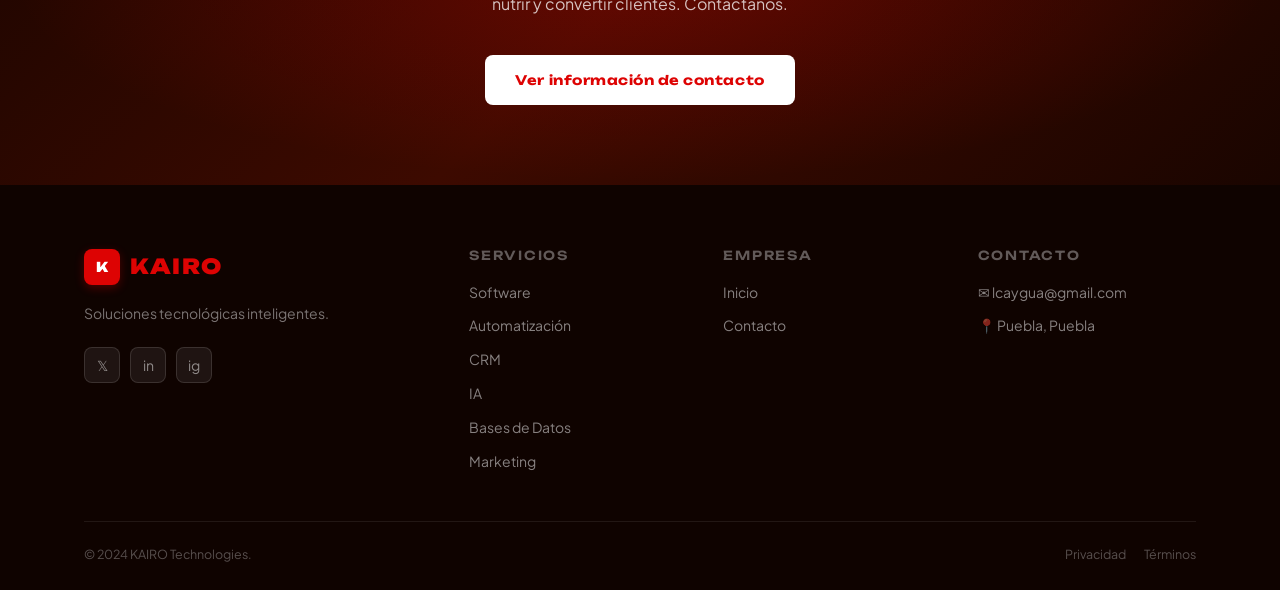
<file: paginas/marketing.html>
<!DOCTYPE html>
<html lang="es">
<head>
  <meta charset="UTF-8"/><meta name="viewport" content="width=device-width,initial-scale=1.0"/>
  <title>Marketing Tecnológico — KAIRO</title>
  <link rel="stylesheet" href="/css/styles.css"/>
</head>
<body>
<nav class="navbar scrolled" id="navbar"><div class="nav-inner">
  <a href="../index.html" class="nav-logo"><div class="logo-mark">K</div><span class="logo-text">KAIRO</span></a>
  <ul class="nav-links" id="navLinks">
    <li><a href="../index.html"                  class="nav-link">Inicio</a></li>
    <li><a href="software.html"                  class="nav-link">Software</a></li>
    <li><a href="automatizacion.html"             class="nav-link">Automatización</a></li>
    <li><a href="crm.html"                       class="nav-link">CRM</a></li>
    <li><a href="inteligencia-artificial.html"    class="nav-link">IA</a></li>
    <li><a href="bases-de-datos.html"             class="nav-link">Bases de Datos</a></li>
    <li><a href="marketing.html"                 class="nav-link active">Marketing</a></li>
    <li><a href="contacto.html"                  class="nav-link">Contacto</a></li>
  </ul>
  <!-- CTA eliminado -->
  <button class="hamburger" id="hamburger"><span></span><span></span><span></span></button>
</div></nav>

<section class="page-hero"><div class="container"><div class="page-hero-inner">
  <div class="breadcrumb"><a href="../index.html">Inicio</a><span class="breadcrumb-sep">›</span><span>Marketing</span></div>
  <span class="sec-label">Marketing Tecnológico</span>
  <h1>Marketing que <span>Convierte</span> y Escala</h1>
  <p>Embudos de venta inteligentes, landing pages optimizadas y campañas automatizadas que generan clientes de forma predecible y escalable.</p>
  <!-- Botón CTA hacia formulario eliminado -->
</div></div></section>

<section class="page-content"><div class="container">
  <div class="section-head centered">
    <span class="sec-label">Soluciones de marketing</span>
    <h2 class="sec-title">Marketing inteligente con <span class="text-red">resultados medibles</span></h2>
  </div>
  <div class="feature-grid">
    <div class="feature-item"><div class="feature-check">✓</div><div><h5>Automatización de Campañas</h5><p>Secuencias de email, SMS y notificaciones automáticas basadas en el comportamiento del usuario.</p></div></div>
    <div class="feature-item"><div class="feature-check">✓</div><div><h5>Landing Pages de Alto Rendimiento</h5><p>Páginas de aterrizaje optimizadas para conversión con A/B testing integrado.</p></div></div>
    <div class="feature-item"><div class="feature-check">✓</div><div><h5>Embudos de Venta</h5><p>Diseño e implementación de funnels completos desde la captación hasta el cierre.</p></div></div>
    <div class="feature-item"><div class="feature-check">✓</div><div><h5>Integración de Herramientas</h5><p>Conectamos Google Ads, Meta Ads, email marketing y analytics en un ecosistema unificado.</p></div></div>
    <div class="feature-item"><div class="feature-check">✓</div><div><h5>SEO Técnico Avanzado</h5><p>Optimización técnica, estructura de contenido y estrategia de palabras clave para posicionamiento orgánico.</p></div></div>
    <div class="feature-item"><div class="feature-check">✓</div><div><h5>Analítica y Reportes</h5><p>Dashboards de marketing con métricas clave: CAC, LTV, ROAS, conversiones y más.</p></div></div>
  </div>
</div></section>

<section class="cta-band"><div class="container"><div class="cta-band-inner">
  <h2>¿Tu marketing genera resultados predecibles?</h2>
  <p>Te construimos un sistema de marketing que trabaja 24/7 para atraer, nutrir y convertir clientes. Contáctanos.</p>
  <div class="cta-band-btns"><a href="contacto.html" class="btn-white btn">Ver información de contacto</a></div>
</div></div></section>

<footer class="footer"><div class="container">
  <div class="footer-grid">
    <div class="footer-brand"><a href="../index.html" class="nav-logo"><div class="logo-mark">K</div><span class="logo-text">KAIRO</span></a><p>Soluciones tecnológicas inteligentes.</p><div class="footer-social"><a href="#">𝕏</a><a href="#">in</a><a href="#">ig</a></div></div>
    <div class="footer-col"><h5>Servicios</h5><ul><li><a href="software.html">Software</a></li><li><a href="automatizacion.html">Automatización</a></li><li><a href="crm.html">CRM</a></li><li><a href="inteligencia-artificial.html">IA</a></li><li><a href="bases-de-datos.html">Bases de Datos</a></li><li><a href="marketing.html">Marketing</a></li></ul></div>
    <div class="footer-col"><h5>Empresa</h5><ul><li><a href="../index.html">Inicio</a></li><li><a href="contacto.html">Contacto</a></li></ul></div>
    <div class="footer-col"><h5>Contacto</h5><ul><li>✉ lcaygua@gmail.com</li><li>📍 Puebla, Puebla</li></ul></div>
  </div>
  <div class="footer-bottom"><span>© 2024 KAIRO Technologies.</span><div class="footer-legal"><a href="#">Privacidad</a><a href="#">Términos</a></div></div>
</div></footer>
<script src="/js/script.js"></script>
</body></html>
</file>
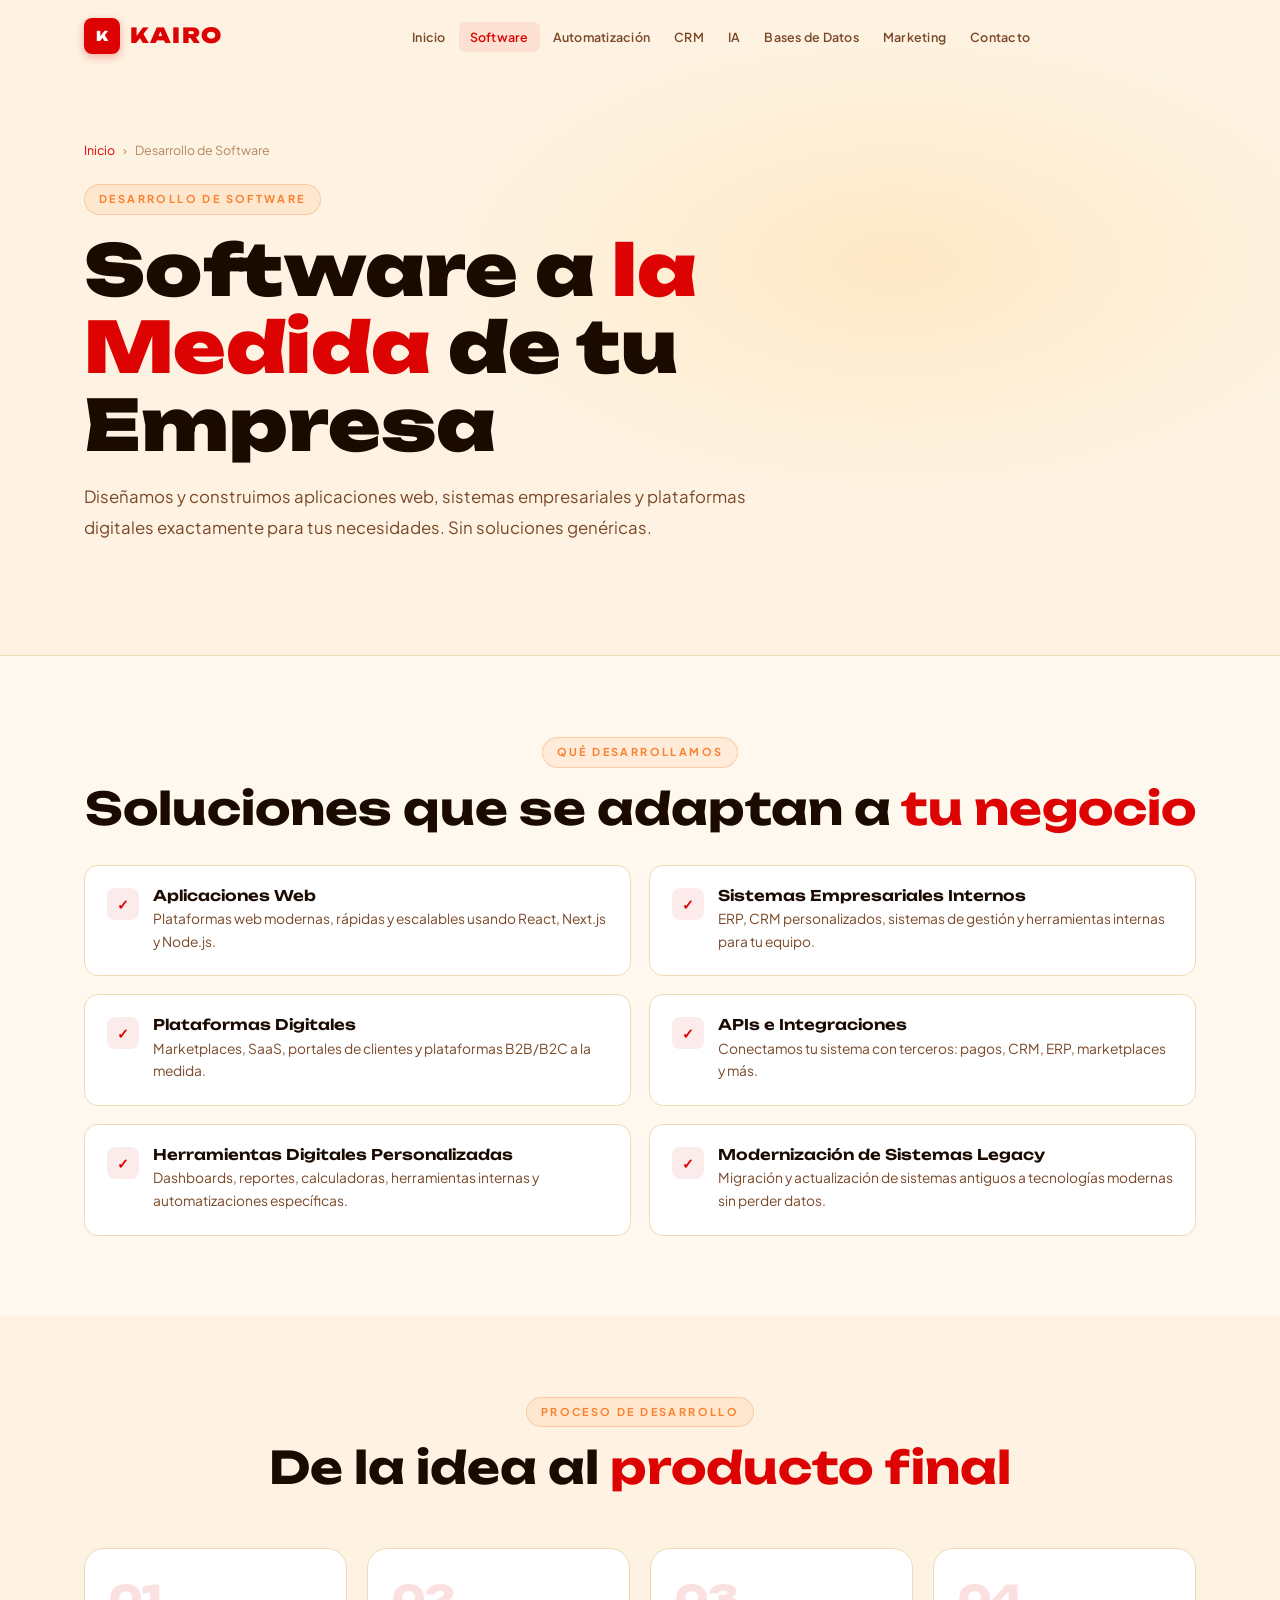
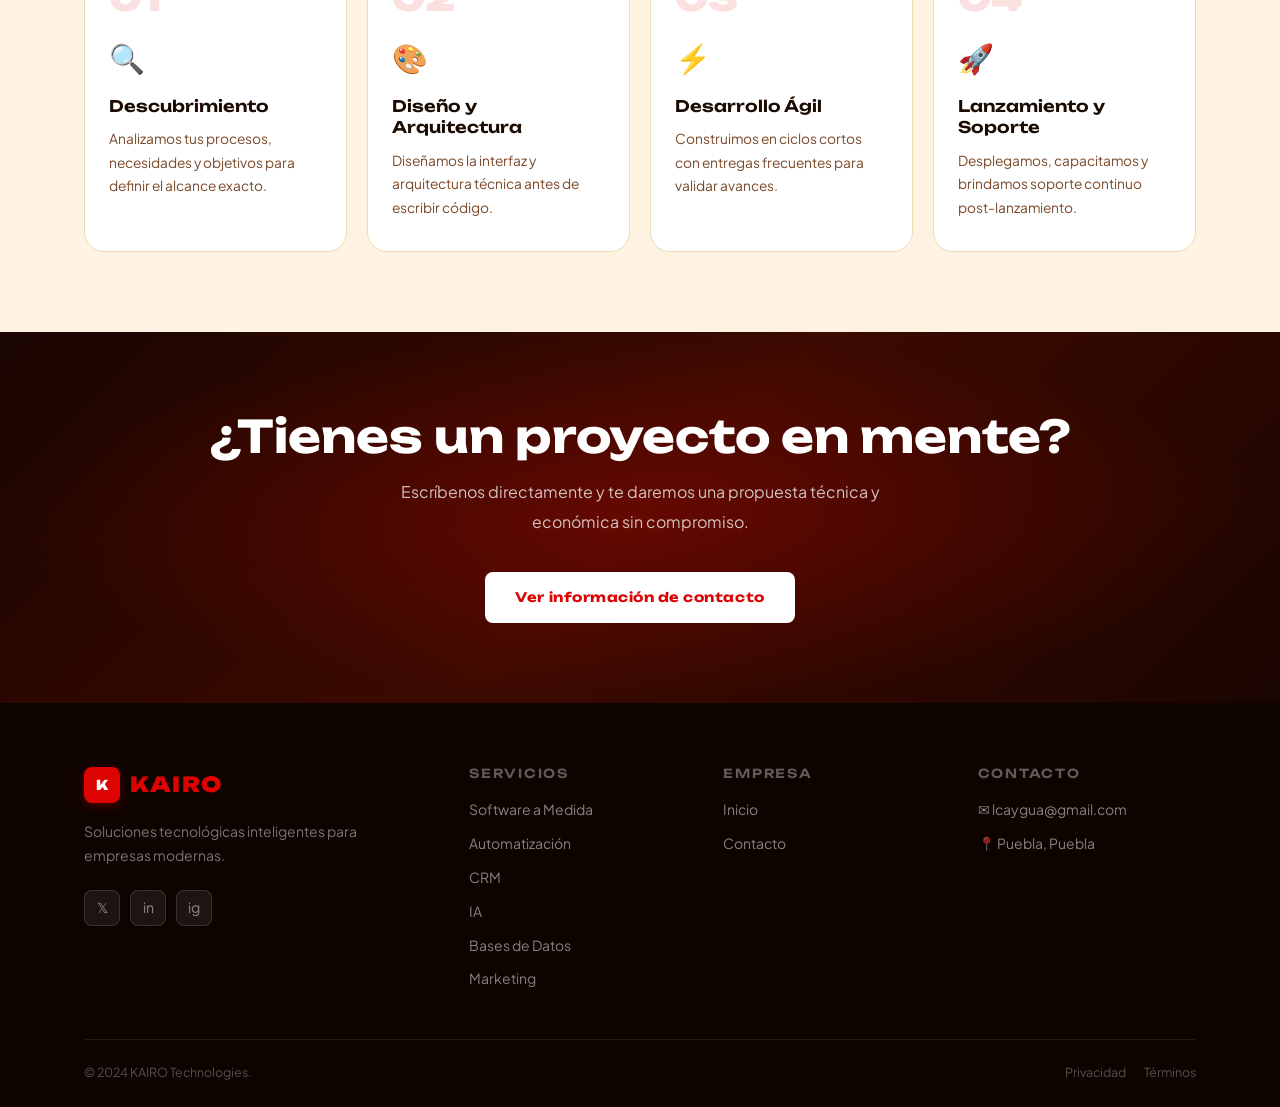
<file: paginas/software.html>
<!DOCTYPE html>
<html lang="es">
<head>
  <meta charset="UTF-8"/>
  <meta name="viewport" content="width=device-width,initial-scale=1.0"/>
  <title>Software a Medida — KAIRO</title>
  <link rel="stylesheet" href="/css/styles.css"/>
</head>
<body>

<nav class="navbar scrolled" id="navbar"><div class="nav-inner">
  <a href="../index.html" class="nav-logo"><div class="logo-mark">K</div><span class="logo-text">KAIRO</span></a>
  <ul class="nav-links" id="navLinks">
    <li><a href="../index.html"                  class="nav-link">Inicio</a></li>
    <li><a href="software.html"                  class="nav-link active">Software</a></li>
    <li><a href="automatizacion.html"             class="nav-link">Automatización</a></li>
    <li><a href="crm.html"                       class="nav-link">CRM</a></li>
    <li><a href="inteligencia-artificial.html"    class="nav-link">IA</a></li>
    <li><a href="bases-de-datos.html"             class="nav-link">Bases de Datos</a></li>
    <li><a href="marketing.html"                 class="nav-link">Marketing</a></li>
    <li><a href="contacto.html"                  class="nav-link">Contacto</a></li>
  </ul>
  <!-- CTA eliminado -->
  <button class="hamburger" id="hamburger"><span></span><span></span><span></span></button>
</div></nav>

<section class="page-hero"><div class="container"><div class="page-hero-inner">
  <div class="breadcrumb"><a href="../index.html">Inicio</a><span class="breadcrumb-sep">›</span><span>Desarrollo de Software</span></div>
  <span class="sec-label">Desarrollo de Software</span>
  <h1>Software a <span>la Medida</span> de tu Empresa</h1>
  <p>Diseñamos y construimos aplicaciones web, sistemas empresariales y plataformas digitales exactamente para tus necesidades. Sin soluciones genéricas.</p>
  <!-- Botón CTA hacia formulario eliminado -->
</div></div></section>

<section class="page-content"><div class="container">
  <div class="section-head centered">
    <span class="sec-label">Qué desarrollamos</span>
    <h2 class="sec-title">Soluciones que se adaptan a <span class="text-red">tu negocio</span></h2>
  </div>
  <div class="feature-grid">
    <div class="feature-item"><div class="feature-check">✓</div><div><h5>Aplicaciones Web</h5><p>Plataformas web modernas, rápidas y escalables usando React, Next.js y Node.js.</p></div></div>
    <div class="feature-item"><div class="feature-check">✓</div><div><h5>Sistemas Empresariales Internos</h5><p>ERP, CRM personalizados, sistemas de gestión y herramientas internas para tu equipo.</p></div></div>
    <div class="feature-item"><div class="feature-check">✓</div><div><h5>Plataformas Digitales</h5><p>Marketplaces, SaaS, portales de clientes y plataformas B2B/B2C a la medida.</p></div></div>
    <div class="feature-item"><div class="feature-check">✓</div><div><h5>APIs e Integraciones</h5><p>Conectamos tu sistema con terceros: pagos, CRM, ERP, marketplaces y más.</p></div></div>
    <div class="feature-item"><div class="feature-check">✓</div><div><h5>Herramientas Digitales Personalizadas</h5><p>Dashboards, reportes, calculadoras, herramientas internas y automatizaciones específicas.</p></div></div>
    <div class="feature-item"><div class="feature-check">✓</div><div><h5>Modernización de Sistemas Legacy</h5><p>Migración y actualización de sistemas antiguos a tecnologías modernas sin perder datos.</p></div></div>
  </div>
</div></section>

<section class="page-content-alt"><div class="container">
  <div class="section-head centered">
    <span class="sec-label">Proceso de desarrollo</span>
    <h2 class="sec-title">De la idea al <span class="text-red">producto final</span></h2>
  </div>
  <div class="processes-grid">
    <div class="proc-card" style="cursor:default;"><div class="proc-num">01</div><div class="proc-icon">🔍</div><h4>Descubrimiento</h4><p>Analizamos tus procesos, necesidades y objetivos para definir el alcance exacto.</p></div>
    <div class="proc-card" style="cursor:default;"><div class="proc-num">02</div><div class="proc-icon">🎨</div><h4>Diseño y Arquitectura</h4><p>Diseñamos la interfaz y arquitectura técnica antes de escribir código.</p></div>
    <div class="proc-card" style="cursor:default;"><div class="proc-num">03</div><div class="proc-icon">⚡</div><h4>Desarrollo Ágil</h4><p>Construimos en ciclos cortos con entregas frecuentes para validar avances.</p></div>
    <div class="proc-card" style="cursor:default;"><div class="proc-num">04</div><div class="proc-icon">🚀</div><h4>Lanzamiento y Soporte</h4><p>Desplegamos, capacitamos y brindamos soporte continuo post-lanzamiento.</p></div>
  </div>
</div></section>

<section class="cta-band"><div class="container"><div class="cta-band-inner">
  <h2>¿Tienes un proyecto en mente?</h2>
  <p>Escríbenos directamente y te daremos una propuesta técnica y económica sin compromiso.</p>
  <div class="cta-band-btns">
    <a href="contacto.html" class="btn-white btn">Ver información de contacto</a>
  </div>
</div></div></section>

<footer class="footer"><div class="container">
  <div class="footer-grid">
    <div class="footer-brand"><a href="../index.html" class="nav-logo"><div class="logo-mark">K</div><span class="logo-text">KAIRO</span></a><p>Soluciones tecnológicas inteligentes para empresas modernas.</p><div class="footer-social"><a href="#">𝕏</a><a href="#">in</a><a href="#">ig</a></div></div>
    <div class="footer-col"><h5>Servicios</h5><ul><li><a href="software.html">Software a Medida</a></li><li><a href="automatizacion.html">Automatización</a></li><li><a href="crm.html">CRM</a></li><li><a href="inteligencia-artificial.html">IA</a></li><li><a href="bases-de-datos.html">Bases de Datos</a></li><li><a href="marketing.html">Marketing</a></li></ul></div>
    <div class="footer-col"><h5>Empresa</h5><ul><li><a href="../index.html">Inicio</a></li><li><a href="contacto.html">Contacto</a></li></ul></div>
    <div class="footer-col"><h5>Contacto</h5><ul><li>✉ lcaygua@gmail.com</li><li>📍 Puebla, Puebla</li></ul></div>
  </div>
  <div class="footer-bottom"><span>© 2024 KAIRO Technologies.</span><div class="footer-legal"><a href="#">Privacidad</a><a href="#">Términos</a></div></div>
</div></footer>
<script src="/js/script.js"></script>
</body></html>
</file>
<file: css/styles.css>
/* =====================================================
   KAIRO — ESTILOS GLOBALES
   Paleta: #DD0303 · #FA812F · #FAB12F · #FEF3E2
   ===================================================== */

/* ---- FUENTES ---- */
@import url('https://fonts.googleapis.com/css2?family=Unbounded:wght@400;600;700;900&family=Plus+Jakarta+Sans:ital,wght@0,300;0,400;0,500;0,600;1,300&display=swap');

/* ---- VARIABLES ---- */
:root {
  --red:        #DD0303;
  --red-dark:   #b50202;
  --orange:     #FA812F;
  --orange-dk:  #e06820;
  --yellow:     #FAB12F;
  --yellow-lt:  #fcc96a;
  --cream:      #FEF3E2;
  --cream-dk:   #f5e4c8;
  --cream-dkr:  #eddbb5;

  /* Texto */
  --txt-base:   #1a0a00;   /* casi negro cálido */
  --txt-body:   #3d1f08;   /* marrón oscuro */
  --txt-soft:   #7a4828;   /* marrón medio */
  --txt-muted:  #b5875e;   /* marrón claro */

  /* Superficie */
  --surface:    #fff8ee;
  --surface-2:  #fff2dc;

  /* Tipografía */
  --font-h:     'Unbounded', sans-serif;
  --font-body:  'Plus Jakarta Sans', sans-serif;

  /* Radios */
  --r-sm: 8px;
  --r-md: 14px;
  --r-lg: 20px;
  --r-xl: 28px;
  --r-2xl: 40px;

  /* Sombras */
  --shadow-sm:  0 2px 12px rgba(221,3,3,.10);
  --shadow-md:  0 6px 28px rgba(221,3,3,.14);
  --shadow-lg:  0 14px 48px rgba(221,3,3,.16);
  --shadow-warm: 0 4px 24px rgba(250,129,47,.18);

  --ease: cubic-bezier(.4,0,.2,1);
}

/* ---- RESET ---- */
*,*::before,*::after { box-sizing:border-box; margin:0; padding:0; }
html { scroll-behavior: smooth; font-size:16px; }
body {
  font-family: var(--font-body);
  background: var(--cream);
  color: var(--txt-body);
  line-height:1.7;
  overflow-x:hidden;
}
img { max-width:100%; display:block; }
a   { color:inherit; text-decoration:none; }
ul  { list-style:none; }
button { cursor:pointer; border:none; background:none; font-family:inherit; }

/* ---- UTILS ---- */
.container  { max-width:1160px; margin:0 auto; padding:0 24px; }
.text-red    { color:var(--red); }
.text-orange { color:var(--orange); }
.text-yellow { color:var(--yellow); }
.centered    { text-align:center; }

/* ---- TIPOGRAFÍA ---- */
h1,h2,h3,h4,h5 {
  font-family: var(--font-h);
  color: var(--txt-base);
  line-height:1.1;
}
h1 { font-size: clamp(2.2rem,5.5vw,4.4rem); font-weight:900; }
h2 { font-size: clamp(1.7rem,3.5vw,2.8rem); font-weight:700; }
h3 { font-size: clamp(1.2rem,2vw,1.6rem);   font-weight:700; }
h4 { font-size:1.1rem; font-weight:600; }
h5 { font-size:.92rem; font-weight:600; }
p  { color:var(--txt-body); }

/* ---- SECTION HEADER ---- */
.sec-label {
  display:inline-block;
  font-size:.68rem; font-weight:700;
  letter-spacing:.22em; text-transform:uppercase;
  color:var(--orange);
  background:rgba(250,129,47,.1);
  border:1px solid rgba(250,129,47,.3);
  padding:5px 14px; border-radius:999px;
  margin-bottom:16px;
}
.sec-title { margin-bottom:14px; }
.sec-sub {
  color:var(--txt-soft);
  font-size:1.05rem;
  max-width:620px; margin:0 auto;
  line-height:1.85;
}

/* =====================================================
   BOTONES
   ===================================================== */
.btn {
  display:inline-flex; align-items:center; justify-content:center; gap:8px;
  font-family:var(--font-h);
  font-size:.8rem; font-weight:700; letter-spacing:.04em;
  padding:13px 28px; border-radius:var(--r-sm);
  transition:all .25s var(--ease); cursor:pointer;
  white-space:nowrap;
}
.btn-red {
  background:var(--red); color:#fff;
  box-shadow: var(--shadow-sm);
}
.btn-red:hover {
  background:var(--red-dark);
  box-shadow:var(--shadow-md);
  transform:translateY(-2px);
}
.btn-orange {
  background:var(--orange); color:#fff;
  box-shadow: var(--shadow-warm);
}
.btn-orange:hover {
  background:var(--orange-dk);
  transform:translateY(-2px);
  box-shadow:0 8px 28px rgba(250,129,47,.35);
}
.btn-outline {
  background:transparent;
  color:var(--red);
  border:2px solid var(--red);
}
.btn-outline:hover {
  background:var(--red);
  color:#fff;
  transform:translateY(-2px);
}
.btn-ghost {
  background:rgba(221,3,3,.07);
  color:var(--red);
  border:1.5px solid rgba(221,3,3,.2);
}
.btn-ghost:hover {
  background:var(--red); color:#fff;
  border-color:var(--red);
}
.btn-full { width:100%; }
.btn-lg   { padding:16px 36px; font-size:.9rem; }

/* =====================================================
   NAVBAR
   ===================================================== */
.navbar {
  position:fixed; top:0; left:0; right:0;
  z-index:1000;
  padding:18px 0;
  transition:all .3s ease;
}
.navbar.scrolled {
  background:rgba(254,243,226,.96);
  backdrop-filter:blur(20px);
  -webkit-backdrop-filter:blur(20px);
  border-bottom:1px solid rgba(221,3,3,.1);
  padding:12px 0;
  box-shadow:0 2px 20px rgba(221,3,3,.08);
}
.nav-inner {
  display:flex; align-items:center; gap:24px;
  max-width:1160px; margin:0 auto; padding:0 24px;
}
.nav-logo {
  display:flex; align-items:center; gap:10px; flex-shrink:0;
}
.logo-mark {
  width:36px; height:36px;
  background:var(--red);
  border-radius:8px;
  display:flex; align-items:center; justify-content:center;
  color:#fff;
  font-family:var(--font-h);
  font-size:.85rem; font-weight:900;
  letter-spacing:.02em;
  box-shadow:0 3px 10px rgba(221,3,3,.3);
}
.logo-text {
  font-family:var(--font-h);
  font-size:1.3rem; font-weight:900;
  color:var(--red);
  letter-spacing:.06em;
}
.nav-links {
  display:flex; align-items:center; gap:2px;
  flex:1; justify-content:center; flex-wrap:wrap;
}
.nav-link {
  font-size:.78rem; font-weight:600;
  color:var(--txt-soft);
  padding:7px 11px; border-radius:6px;
  transition:all .2s var(--ease);
  letter-spacing:.02em;
}
.nav-link:hover, .nav-link.active {
  color:var(--red);
  background:rgba(221,3,3,.07);
}
.nav-cta { flex-shrink:0; }
.hamburger {
  display:none; flex-direction:column; gap:5px;
  padding:4px; margin-left:auto;
}
.hamburger span {
  display:block; width:24px; height:2px;
  background:var(--txt-base); border-radius:2px;
  transition:all .3s;
}
.hamburger.open span:nth-child(1) { transform:translateY(7px) rotate(45deg); }
.hamburger.open span:nth-child(2) { opacity:0; }
.hamburger.open span:nth-child(3) { transform:translateY(-7px) rotate(-45deg); }

/* =====================================================
   HERO
   ===================================================== */
.hero {
  min-height:100vh;
  display:flex; align-items:center;
  padding:120px 0 80px;
  position:relative;
  overflow:hidden;
  background: var(--cream);
}
/* Fondo decorativo */
.hero::before {
  content:'';
  position:absolute; inset:0;
  background:
    radial-gradient(ellipse 70% 60% at 80% 30%, rgba(250,177,47,.18) 0%, transparent 60%),
    radial-gradient(ellipse 50% 50% at 20% 80%, rgba(250,129,47,.12) 0%, transparent 55%);
  pointer-events:none;
}
.hero-grid {
  position:absolute; inset:0;
  background-image:
    linear-gradient(rgba(221,3,3,.04) 1px, transparent 1px),
    linear-gradient(90deg,rgba(221,3,3,.04) 1px, transparent 1px);
  background-size:52px 52px;
  mask-image:radial-gradient(ellipse 80% 80% at 50% 50%, black 20%, transparent 100%);
}
.hero-inner { position:relative; z-index:1; max-width:760px; }
.hero-badge {
  display:inline-flex; align-items:center; gap:9px;
  font-size:.78rem; font-weight:600;
  color:var(--orange);
  background:rgba(250,129,47,.1);
  border:1px solid rgba(250,129,47,.3);
  padding:7px 16px; border-radius:999px;
  margin-bottom:28px;
  animation:fadeUp .6s ease both;
}
.hero-badge-dot {
  width:7px; height:7px;
  background:var(--orange); border-radius:50%;
  animation:pulse 2s infinite;
}
@keyframes pulse {
  0%,100%{opacity:1;transform:scale(1);}
  50%{opacity:.4;transform:scale(1.6);}
}
.hero-title {
  margin-bottom:22px;
  animation:fadeUp .7s .08s ease both;
}
.hero-title span { color:var(--red); }
.hero-sub {
  font-size:1.12rem;
  color:var(--txt-soft);
  max-width:600px; margin-bottom:40px;
  line-height:1.85;
  animation:fadeUp .7s .16s ease both;
}
.hero-ctas {
  display:flex; gap:14px; flex-wrap:wrap;
  margin-bottom:64px;
  animation:fadeUp .7s .24s ease both;
}
/* Tarjetas mini de servicios en hero */
.hero-chips {
  display:flex; gap:10px; flex-wrap:wrap;
  animation:fadeUp .7s .32s ease both;
}
.hero-chip {
  display:flex; align-items:center; gap:8px;
  background:var(--surface);
  border:1.5px solid var(--cream-dkr);
  border-radius:999px; padding:8px 16px;
  font-size:.8rem; font-weight:600; color:var(--txt-soft);
  transition:all .22s var(--ease);
  cursor:pointer;
}
.hero-chip:hover {
  border-color:var(--red);
  color:var(--red);
  background:#fff;
  transform:translateY(-2px);
  box-shadow:var(--shadow-sm);
}
.hero-chip-icon { font-size:1rem; }

/* Deco flotante derecha */
.hero-visual {
  position:absolute; right:-40px; top:50%;
  transform:translateY(-50%);
  width:460px; height:460px;
  pointer-events:none;
  animation:fadeUp .8s .4s ease both;
}
.hero-ring {
  position:absolute; border-radius:50%;
  border:1.5px solid;
}
.hr1 { width:460px;height:460px; border-color:rgba(221,3,3,.08); top:0;left:0; animation:spin 22s linear infinite; }
.hr2 { width:340px;height:340px; border-color:rgba(250,129,47,.12); top:60px;left:60px; animation:spin 16s linear infinite reverse; }
.hr3 { width:220px;height:220px; border-color:rgba(250,177,47,.18); top:120px;left:120px; animation:spin 10s linear infinite; }
.hero-core {
  position:absolute;
  width:100px; height:100px;
  top:180px; left:180px;
  background:linear-gradient(135deg,var(--red),var(--orange));
  border-radius:24px;
  display:flex; align-items:center; justify-content:center;
  color:#fff; font-family:var(--font-h);
  font-size:1.3rem; font-weight:900;
  box-shadow:0 12px 40px rgba(221,3,3,.35);
  transform:rotate(12deg);
}
@keyframes spin { from{transform:rotate(0)} to{transform:rotate(360deg)} }
@keyframes fadeUp {
  from{opacity:0;transform:translateY(24px);}
  to{opacity:1;transform:translateY(0);}
}

/* =====================================================
   SERVICIOS — Tarjetas flotantes
   ===================================================== */
.services { padding:100px 0; background:var(--surface); }
.services-grid {
  display:grid;
  grid-template-columns:repeat(3,1fr);
  gap:22px;
  margin-top:56px;
}
.svc-card {
  background:#fff;
  border:1.5px solid var(--cream-dkr);
  border-radius:var(--r-xl);
  padding:36px 30px;
  cursor:pointer;
  transition:all .3s var(--ease);
  position:relative;
  overflow:hidden;
  text-decoration:none;
  display:block;
}
.svc-card::before {
  content:'';
  position:absolute; inset:0;
  background:linear-gradient(135deg,rgba(221,3,3,.04),rgba(250,129,47,.04));
  opacity:0; transition:opacity .3s;
}
.svc-card:hover {
  border-color:var(--red);
  box-shadow:var(--shadow-lg);
  transform:translateY(-6px);
}
.svc-card:hover::before { opacity:1; }
.svc-icon {
  width:54px; height:54px;
  border-radius:14px;
  display:flex; align-items:center; justify-content:center;
  margin-bottom:22px;
  font-size:1.5rem;
  transition:transform .3s var(--ease);
}
.svc-card:hover .svc-icon { transform:scale(1.1) rotate(-5deg); }
.svc-icon-red    { background:rgba(221,3,3,.1); color:var(--red); }
.svc-icon-orange { background:rgba(250,129,47,.1); color:var(--orange); }
.svc-icon-yellow { background:rgba(250,177,47,.12); color:#c8820a; }
.svc-card h3 { margin-bottom:10px; font-size:1.1rem; color:var(--txt-base); }
.svc-card p  { color:var(--txt-soft); font-size:.9rem; line-height:1.75; margin-bottom:22px; }
.svc-arrow {
  display:inline-flex; align-items:center; gap:6px;
  font-size:.8rem; font-weight:700;
  color:var(--red);
  transition:gap .2s var(--ease);
}
.svc-card:hover .svc-arrow { gap:12px; }

/* =====================================================
   PROCESOS
   ===================================================== */
.processes { padding:100px 0; background:var(--cream); }
.processes-grid {
  display:grid;
  grid-template-columns:repeat(4,1fr);
  gap:20px;
  margin-top:56px;
}
.proc-card {
  background:#fff;
  border:1.5px solid var(--cream-dkr);
  border-radius:var(--r-lg);
  padding:32px 24px;
  cursor:pointer;
  transition:all .3s var(--ease);
  text-decoration:none;
  display:flex; flex-direction:column;
  /* ✅ Altura fija para igualar tamaños */
  min-height:260px;
}
.proc-card:hover {
  border-color:var(--orange);
  box-shadow:var(--shadow-warm);
  transform:translateY(-5px);
}
.proc-num {
  font-family:var(--font-h);
  font-size:2.2rem; font-weight:900;
  color:rgba(221,3,3,.12);
  line-height:1; margin-bottom:16px;
  transition:color .3s;
}
.proc-card:hover .proc-num { color:rgba(221,3,3,.25); }
.proc-icon {
  font-size:1.8rem; margin-bottom:14px;
}
.proc-card h4 {
  color:var(--txt-base);
  font-size:1rem; line-height:1.35;
  margin-bottom:10px;
  flex-shrink:0;
}
.proc-card p {
  color:var(--txt-soft);
  font-size:.86rem; line-height:1.7;
  flex:1;
}

/* =====================================================
   BENEFICIOS
   ===================================================== */
.benefits {
  padding:100px 0;
  background:var(--red);
  position:relative; overflow:hidden;
}
.benefits::before {
  content:'';
  position:absolute; inset:0;
  background:
    radial-gradient(ellipse 60% 60% at 10% 20%, rgba(255,255,255,.08) 0%, transparent 55%),
    radial-gradient(ellipse 50% 50% at 90% 80%, rgba(250,129,47,.2) 0%, transparent 55%);
  pointer-events:none;
}
.benefits .sec-label {
  color:rgba(255,255,255,.8);
  background:rgba(255,255,255,.12);
  border-color:rgba(255,255,255,.2);
}
.benefits .sec-title { color:#fff; }
.benefits .sec-sub { color:rgba(255,255,255,.8); }
.benefits-grid {
  display:grid;
  grid-template-columns:repeat(3,1fr);
  gap:20px;
  margin-top:56px;
}
.ben-card {
  background:rgba(255,255,255,.1);
  border:1px solid rgba(255,255,255,.18);
  border-radius:var(--r-lg);
  padding:32px;
  backdrop-filter:blur(8px);
  transition:all .3s var(--ease);
}
.ben-card:hover {
  background:rgba(255,255,255,.16);
  transform:translateY(-4px);
  border-color:rgba(255,255,255,.35);
}
.ben-icon {
  font-size:2rem; margin-bottom:16px;
  display:block;
}
.ben-card h4 { color:#fff; margin-bottom:10px; }
.ben-card p  { color:rgba(255,255,255,.78); font-size:.9rem; line-height:1.8; }

/* =====================================================
   TECNOLOGÍAS
   ===================================================== */
.tech { padding:100px 0; background:var(--surface); }
.tech-grid {
  display:flex; flex-wrap:wrap;
  gap:12px;
  justify-content:center;
  margin-top:48px;
}
.tech-pill {
  display:flex; align-items:center; gap:9px;
  background:#fff;
  border:1.5px solid var(--cream-dkr);
  border-radius:999px;
  padding:10px 20px;
  font-size:.82rem; font-weight:600;
  color:var(--txt-soft);
  transition:all .22s var(--ease);
  cursor:default;
}
.tech-pill:hover {
  border-color:var(--red);
  color:var(--red);
  box-shadow:var(--shadow-sm);
  transform:translateY(-2px);
}
.tech-pill-icon { font-size:1rem; }

/* =====================================================
   CTA BAND
   ===================================================== */
.cta-band {
  padding:80px 0;
  background:linear-gradient(135deg, #1a0500 0%, #3d0a00 50%, #1a0500 100%);
  position:relative; overflow:hidden;
}
.cta-band::before {
  content:'';
  position:absolute; inset:0;
  background:radial-gradient(ellipse 70% 70% at 50% 50%, rgba(221,3,3,.25) 0%, transparent 70%);
}
.cta-band-inner {
  position:relative; z-index:1;
  text-align:center;
}
.cta-band h2 { color:#fff; margin-bottom:16px; }
.cta-band p  { color:rgba(255,255,255,.75); max-width:540px; margin:0 auto 36px; line-height:1.85; }
.cta-band-btns { display:flex; gap:14px; justify-content:center; flex-wrap:wrap; }
.btn-white {
  background:#fff; color:var(--red);
  font-family:var(--font-h); font-size:.82rem; font-weight:700;
  padding:14px 30px; border-radius:var(--r-sm);
  transition:all .25s var(--ease);
}
.btn-white:hover { background:var(--cream); box-shadow:0 8px 28px rgba(0,0,0,.2); transform:translateY(-2px); }
.btn-ghost-white {
  background:transparent; color:#fff;
  border:1.5px solid rgba(255,255,255,.35);
  font-family:var(--font-h); font-size:.82rem; font-weight:700;
  padding:14px 30px; border-radius:var(--r-sm);
  transition:all .25s var(--ease);
}
.btn-ghost-white:hover { border-color:#fff; background:rgba(255,255,255,.1); }

/* =====================================================
   CONTACTO (sección en index)
   ===================================================== */
.contact-sec {
  padding:100px 0;
  background:var(--cream);
}
.contact-grid {
  display:grid;
  grid-template-columns:1fr 1.3fr;
  gap:72px; align-items:start;
}
.contact-info h2 { margin-bottom:16px; }
.contact-info p  { color:var(--txt-soft); line-height:1.85; margin-bottom:32px; }
.cinfo-items { display:flex; flex-direction:column; gap:18px; }
.cinfo-row {
  display:flex; align-items:flex-start; gap:14px;
}
.cinfo-icon {
  width:40px; height:40px; flex-shrink:0;
  background:rgba(221,3,3,.08);
  border-radius:10px;
  display:flex; align-items:center; justify-content:center;
  font-size:1rem;
  color:var(--red);
}
.cinfo-row strong { display:block; font-size:.78rem; text-transform:uppercase; letter-spacing:.09em; color:var(--txt-muted); margin-bottom:3px; }
.cinfo-row span   { color:var(--txt-soft); font-size:.9rem; }

/* Form */
.form-card {
  background:#fff;
  border:1.5px solid var(--cream-dkr);
  border-radius:var(--r-xl);
  padding:40px;
  box-shadow:0 6px 32px rgba(221,3,3,.07);
}
.form-card h3 { margin-bottom:26px; color:var(--txt-base); }
.form-row-2 { display:grid; grid-template-columns:1fr 1fr; gap:16px; margin-bottom:16px; }
.form-grp  { display:flex; flex-direction:column; gap:6px; margin-bottom:16px; }
.form-grp:last-of-type { margin-bottom:22px; }
.form-grp label {
  font-size:.72rem; font-weight:700;
  letter-spacing:.1em; text-transform:uppercase;
  color:var(--txt-muted);
}
.form-grp input,
.form-grp select,
.form-grp textarea {
  background:var(--cream);
  border:1.5px solid var(--cream-dkr);
  border-radius:var(--r-sm);
  padding:12px 15px;
  color:var(--txt-base);
  font-size:.9rem; font-family:var(--font-body);
  outline:none; resize:vertical;
  transition:border-color .22s var(--ease);
}
.form-grp input:focus,
.form-grp select:focus,
.form-grp textarea:focus {
  border-color:var(--red);
  background:#fff;
  box-shadow:0 0 0 3px rgba(221,3,3,.09);
}
.form-grp input::placeholder,
.form-grp textarea::placeholder { color:var(--txt-muted); }
.form-grp select option { background:#fff; color:var(--txt-base); }

.form-success {
  background:rgba(221,3,3,.06);
  border:1.5px solid rgba(221,3,3,.2);
  border-radius:var(--r-md);
  padding:32px; text-align:center;
  margin-bottom:16px; display:none;
}
.success-icon {
  width:52px; height:52px;
  background:var(--red); color:#fff;
  border-radius:50%; font-size:1.5rem; font-weight:700;
  display:flex; align-items:center; justify-content:center;
  margin:0 auto 14px;
}
.form-success p { color:var(--txt-soft); }

/* =====================================================
   FOOTER
   ===================================================== */
.footer {
  background:#0f0300;
  padding:64px 0 24px;
}
.footer-grid {
  display:grid;
  grid-template-columns:1.6fr 1fr 1fr 1fr;
  gap:36px; margin-bottom:48px;
}
.footer-brand .nav-logo { display:inline-flex; margin-bottom:16px; }
.footer-brand p { color:rgba(255,255,255,.45); font-size:.875rem; line-height:1.75; max-width:280px; margin-bottom:22px; }
.footer-social { display:flex; gap:10px; }
.footer-social a {
  width:36px; height:36px;
  background:rgba(255,255,255,.07);
  border:1px solid rgba(255,255,255,.12);
  border-radius:8px;
  display:flex; align-items:center; justify-content:center;
  color:rgba(255,255,255,.5);
  font-size:.88rem;
  transition:all .22s var(--ease);
}
.footer-social a:hover { border-color:var(--red); color:var(--red); }
.footer-col h5 {
  font-size:.78rem; letter-spacing:.14em; text-transform:uppercase;
  color:rgba(255,255,255,.35); margin-bottom:18px;
}
.footer-col ul { display:flex; flex-direction:column; gap:10px; }
.footer-col li,
.footer-col a  { font-size:.875rem; color:rgba(255,255,255,.5); transition:color .2s; }
.footer-col a:hover { color:var(--yellow); }
.footer-bottom {
  border-top:1px solid rgba(255,255,255,.08);
  padding-top:22px;
  display:flex; justify-content:space-between; align-items:center;
  flex-wrap:wrap; gap:12px;
  font-size:.78rem; color:rgba(255,255,255,.3);
}
.footer-legal { display:flex; gap:18px; }
.footer-legal a { color:rgba(255,255,255,.3); transition:color .2s; }
.footer-legal a:hover { color:var(--red); }

/* Marca del logo en footer: rojo */
.footer-brand .logo-text { color:var(--red); }
.footer-brand .logo-mark { background:var(--red); color:#fff; }

/* =====================================================
   PÁGINAS INTERNAS — Hero interno
   ===================================================== */
.page-hero {
  padding:140px 0 80px;
  background:var(--cream);
  position:relative; overflow:hidden;
  border-bottom:1px solid var(--cream-dkr);
}
.page-hero::before {
  content:'';
  position:absolute; inset:0;
  background:radial-gradient(ellipse 60% 60% at 70% 40%, rgba(250,177,47,.16) 0%, transparent 60%);
}
.page-hero-inner { position:relative; z-index:1; max-width:700px; }
.page-hero h1 { margin-bottom:18px; }
.page-hero h1 span { color:var(--red); }
.page-hero p  { color:var(--txt-soft); font-size:1.05rem; line-height:1.85; margin-bottom:32px; }
.breadcrumb {
  display:flex; align-items:center; gap:8px;
  font-size:.78rem; color:var(--txt-muted);
  margin-bottom:22px;
}
.breadcrumb a { color:var(--red); transition:opacity .2s; }
.breadcrumb a:hover { opacity:.7; }
.breadcrumb-sep { color:var(--txt-muted); }

/* Página interna — sección contenido */
.page-content { padding:80px 0; background:var(--surface); }
.page-content-alt { padding:80px 0; background:var(--cream); }

/* Feature list en páginas internas */
.feature-grid {
  display:grid;
  grid-template-columns:repeat(2,1fr);
  gap:18px;
  margin-top:32px;
}
.feature-item {
  display:flex; gap:14px; align-items:flex-start;
  background:#fff;
  border:1.5px solid var(--cream-dkr);
  border-radius:var(--r-md);
  padding:22px;
  transition:all .25s var(--ease);
}
.feature-item:hover { border-color:var(--orange); transform:translateY(-2px); box-shadow:var(--shadow-warm); }
.feature-check {
  width:32px; height:32px; flex-shrink:0;
  background:rgba(221,3,3,.08);
  border-radius:8px;
  display:flex; align-items:center; justify-content:center;
  color:var(--red); font-weight:900; font-size:.9rem;
}
.feature-item h5 { color:var(--txt-base); margin-bottom:4px; }
.feature-item p  { color:var(--txt-soft); font-size:.86rem; line-height:1.65; }

/* Pricing / Planes en páginas internas */
.plans-grid {
  display:grid;
  grid-template-columns:repeat(3,1fr);
  gap:20px;
  margin-top:48px;
}
.plan-card {
  background:#fff;
  border:1.5px solid var(--cream-dkr);
  border-radius:var(--r-xl);
  padding:36px;
  text-align:center;
  transition:all .3s var(--ease);
  position:relative;
}
.plan-card:hover { border-color:var(--red); box-shadow:var(--shadow-lg); transform:translateY(-5px); }
.plan-card.featured-plan {
  border-color:var(--red);
  background:linear-gradient(135deg,rgba(221,3,3,.04),rgba(250,129,47,.04));
}
.plan-badge {
  position:absolute; top:-12px; left:50%; transform:translateX(-50%);
  background:var(--red); color:#fff;
  font-size:.68rem; font-weight:700; letter-spacing:.1em;
  padding:4px 14px; border-radius:999px;
}
.plan-name { font-family:var(--font-h); font-size:1.1rem; color:var(--txt-base); margin-bottom:8px; }
.plan-desc { font-size:.86rem; color:var(--txt-soft); margin-bottom:24px; line-height:1.6; }
.plan-cta  { margin-top:28px; }
.plan-ul   { text-align:left; display:flex; flex-direction:column; gap:10px; }
.plan-ul li {
  display:flex; gap:9px; align-items:flex-start;
  font-size:.86rem; color:var(--txt-soft);
}
.plan-ul li::before { content:"✓"; color:var(--red); font-weight:700; flex-shrink:0; }

/* =====================================================
   ANIMACIONES SCROLL
   ===================================================== */
.fade-in {
  opacity:0; transform:translateY(28px);
  transition:opacity .7s ease, transform .7s ease;
}
.fade-in.visible { opacity:1; transform:translateY(0); }

/* =====================================================
   RESPONSIVE
   ===================================================== */
@media(max-width:1080px){
  .services-grid  { grid-template-columns:repeat(2,1fr); }
  .processes-grid { grid-template-columns:repeat(2,1fr); }
  .benefits-grid  { grid-template-columns:repeat(2,1fr); }
  .plans-grid     { grid-template-columns:1fr; }
  .contact-grid   { grid-template-columns:1fr; gap:48px; }
  .footer-grid    { grid-template-columns:1fr 1fr; }
  .hero-visual    { display:none; }
}
@media(max-width:768px){
  .nav-links,.nav-cta { display:none; }
  .nav-links.open {
    display:flex; flex-direction:column;
    position:fixed; inset:0;
    background:rgba(254,243,226,.97);
    backdrop-filter:blur(20px);
    justify-content:center; align-items:center; gap:22px; z-index:999;
  }
  .nav-links.open .nav-link {
    font-size:1.2rem; font-family:var(--font-h); font-weight:700;
    color:var(--txt-base);
  }
  .hamburger { display:flex; z-index:1001; }
  .services-grid  { grid-template-columns:1fr; }
  .processes-grid { grid-template-columns:1fr 1fr; }
  .benefits-grid  { grid-template-columns:1fr; }
  .feature-grid   { grid-template-columns:1fr; }
  .form-row-2     { grid-template-columns:1fr; }
  .footer-grid    { grid-template-columns:1fr; }
  .footer-bottom  { flex-direction:column; text-align:center; }
  .cta-band-btns  { flex-direction:column; align-items:center; }
  .hero-ctas      { flex-direction:column; }
  .hero-ctas .btn { width:100%; }
}
@media(max-width:480px){
  .container { padding:0 16px; }
  .processes-grid { grid-template-columns:1fr; }
  .cta-box        { padding:36px 20px; }
}
</file>
